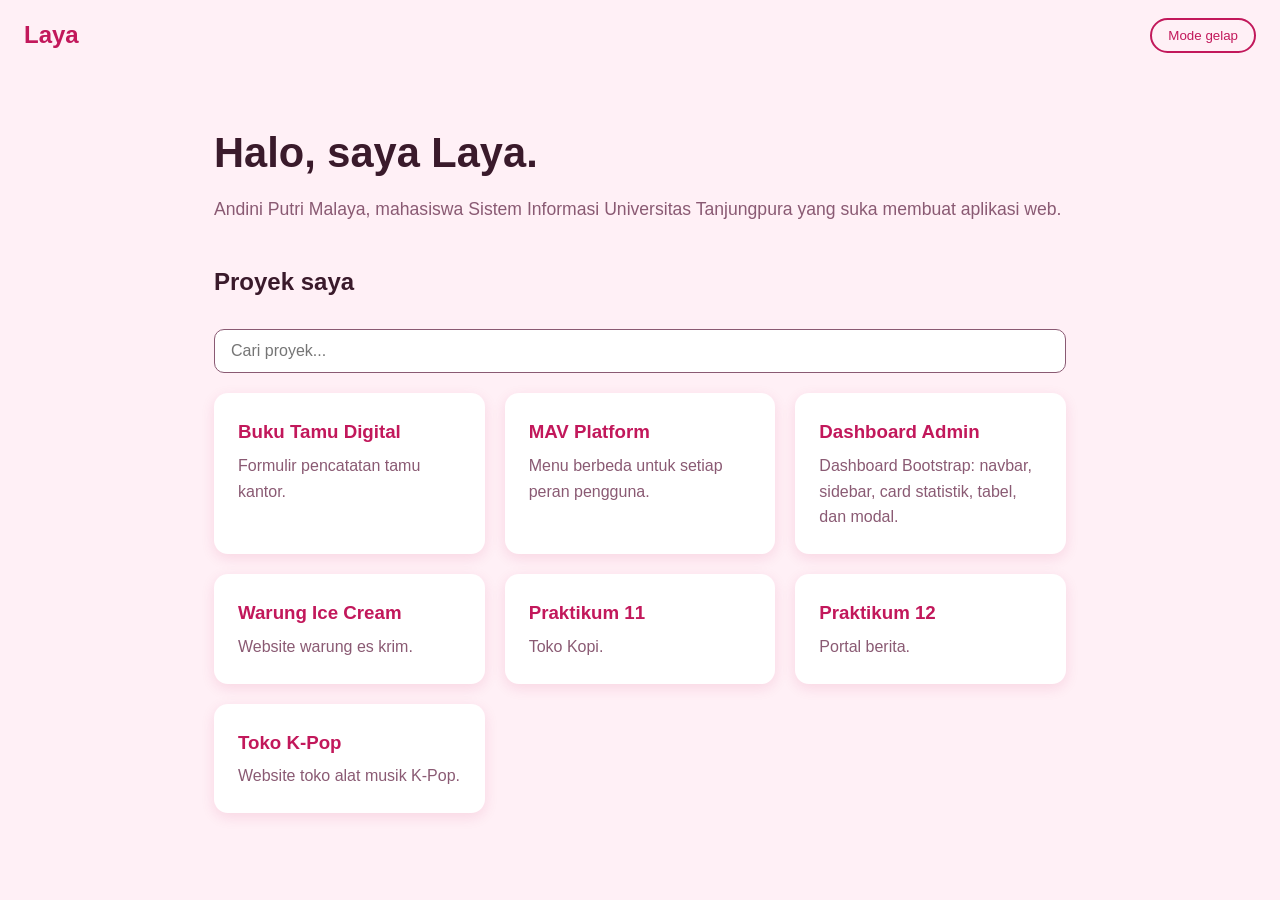
<file: index.html>
<!DOCTYPE html>
<html lang="id">
<head>
 <meta charset="UTF-8">
 <meta name="viewport" content="width=device-width, initial-scale=1">
 <title>Portofolio Laya</title>
 <link rel="stylesheet" href="style.css">
</head>
<body>
 <!-- ===== Bagian atas ===== -->
 <header class="header">
 <h2 class="logo">Laya</h2>
 <button id="tombol-tema">Mode gelap</button>
 </header>

 <main class="isi">
 <!-- ===== Perkenalan ===== -->
 <section class="perkenalan">
 <h1>Halo, saya Laya.</h1>
 <p>Andini Putri Malaya, mahasiswa Sistem Informasi Universitas Tanjungpura yang suka membuat aplikasi web.</p>
 </section>

 <!-- ===== Daftar proyek ===== -->
 <h2>Proyek saya</h2>
 <input type="text" id="cari" placeholder="Cari proyek...">

 <section class="daftar-proyek">
 <a class="kartu" href="buku-tamu-digital/index.html">
 <h3>Buku Tamu Digital</h3>
 <p>Formulir pencatatan tamu kantor.</p>
 </a>

 <a class="kartu" href="mav-platform/index.html">
 <h3>MAV Platform</h3>
 <p>Menu berbeda untuk setiap peran pengguna.</p>
 </a>

 <a class="kartu" href="Dashboard_H1101251052_AndiniPutriMalaya/index.html">
 <h3>Dashboard Admin</h3>
 <p>Dashboard Bootstrap: navbar, sidebar, card statistik, tabel, dan modal.</p>
 </a>

 <a class="kartu" href="warung-icecream/index.html">
 <h3>Warung Ice Cream</h3>
 <p>Website warung es krim.</p>
 </a>

 <a class="kartu" href="Praktikum11/kopi.html">
 <h3>Praktikum 11</h3>
 <p>Toko Kopi.</p>
 </a>

 <a class="kartu" href="praktikum12/portal_berita.html">
 <h3>Praktikum 12</h3>
 <p>Portal berita.</p>
 </a>

 <a class="kartu" href="toko_kpop/index.html">
 <h3>Toko K-Pop</h3>
 <p>Website toko alat musik K-Pop.</p>
 </a>

 </section>
</file>
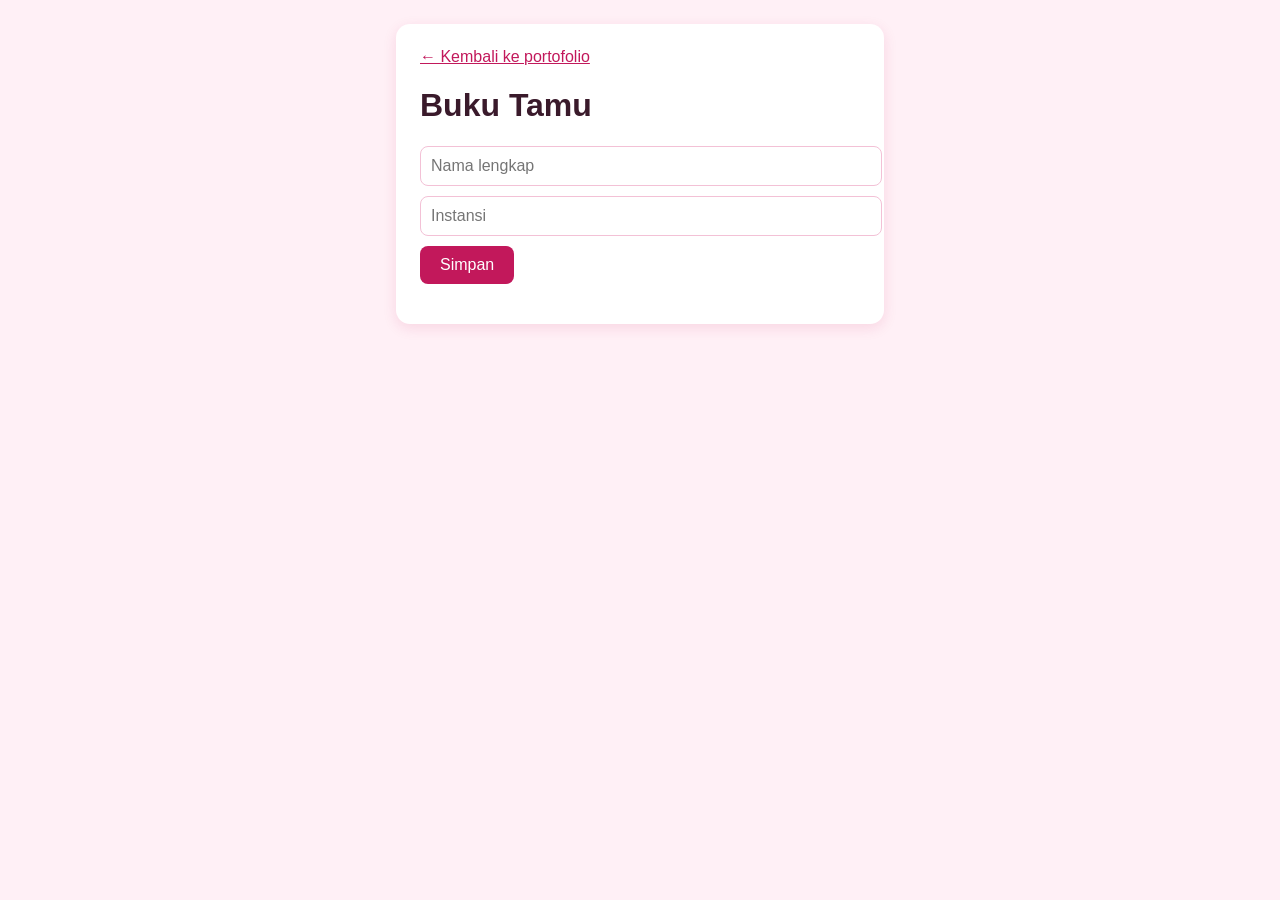
<file: buku-tamu-digital/index.html>
<!DOCTYPE html>
<html lang="id">
<head>
 <meta charset="UTF-8">
 <meta name="viewport" content="width=device-width, initial-scale=1">
 <title>Buku Tamu Digital</title>
 <link rel="stylesheet" href="style.css">
</head>
<body>
 <div class="kotak">
 <!-- ../ artinya "naik satu folder", lalu buka index.html utama -->
 <a href="../index.html">&larr; Kembali ke portofolio</a>
 <h1>Buku Tamu</h1>
 <input id="nama" placeholder="Nama lengkap">
 <input id="instansi" placeholder="Instansi">
 <button id="simpan">Simpan</button>
 <ul id="daftar"></ul>
 </div>
 <script src="script.js"></script>
</body>
</html>
</file>
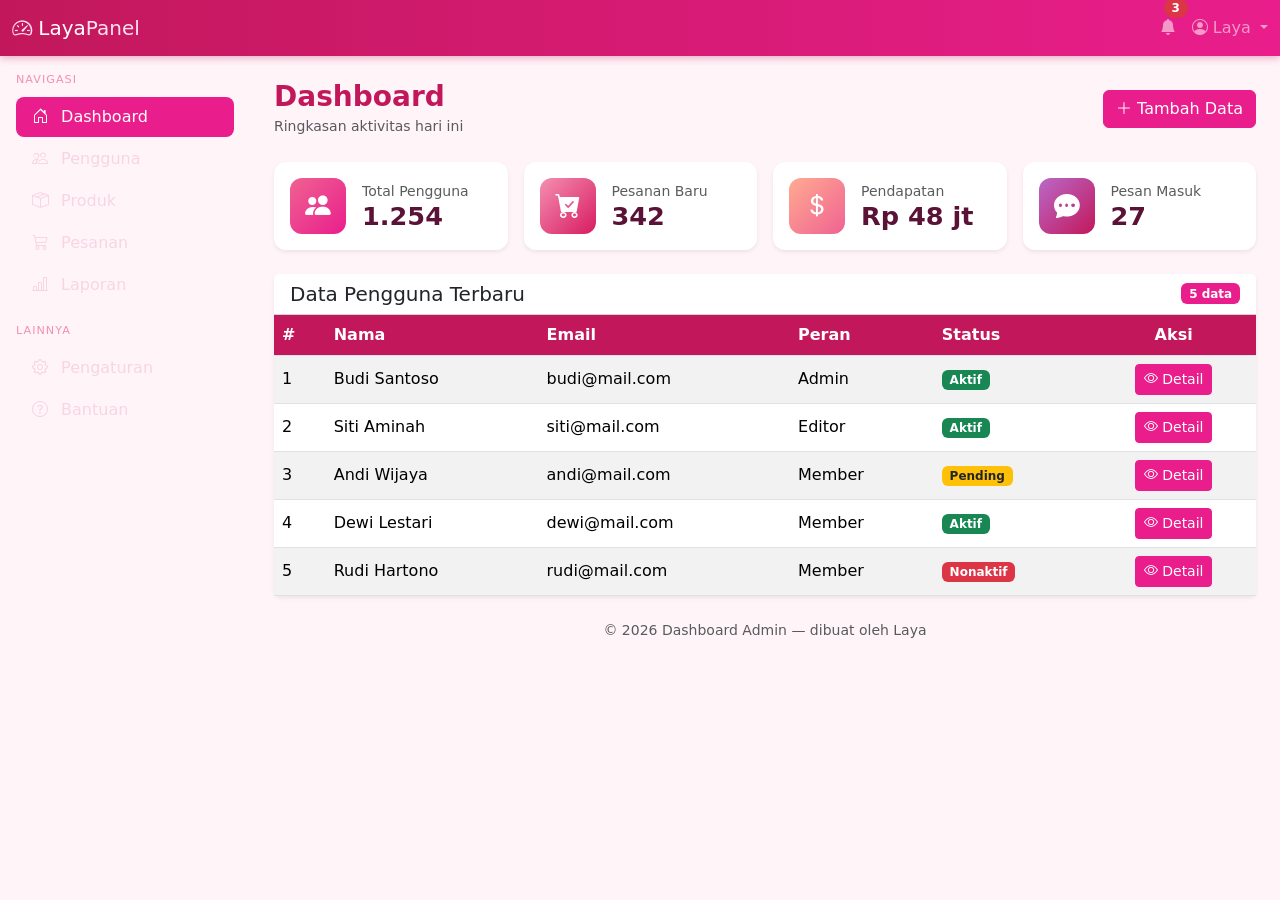
<file: Dashboard_H1101251052_AndiniPutriMalaya/index.html>
<!DOCTYPE html>
<html lang="id">
<head>
  <meta charset="UTF-8">
  <meta name="viewport" content="width=device-width, initial-scale=1">
  <title>Dashboard Admin - Laya</title>

  <!-- 1. Bootstrap CSS -->
  <link href="https://cdn.jsdelivr.net/npm/bootstrap@5.3.0/dist/css/bootstrap.min.css" rel="stylesheet">
  <!-- 2. Bootstrap Icons -->
  <link rel="stylesheet" href="https://cdn.jsdelivr.net/npm/bootstrap-icons@1.10.0/font/bootstrap-icons.css">
  <!-- 3. CSS kustom (dimuat setelah Bootstrap) -->
  <link rel="stylesheet" href="css/style.css">
</head>
<body>

  <!-- ========== NAVBAR (dengan dropdown) ========== -->
  <nav class="navbar navbar-dark sticky-top app-navbar">
    <div class="container-fluid">
      <div class="d-flex align-items-center">
        <!-- Tombol buka sidebar (hanya tampil di HP & tablet) -->
        <button class="btn btn-outline-light btn-sm me-2 d-lg-none" type="button"
                data-bs-toggle="offcanvas" data-bs-target="#sidebarMenu"
                aria-controls="sidebarMenu" aria-label="Buka menu">
          <i class="bi bi-list fs-5"></i>
        </button>
        <a class="navbar-brand mb-0" href="#">
          <i class="bi bi-speedometer2 brand-accent"></i> Laya<span class="brand-accent">Panel</span>
        </a>
      </div>

      <ul class="navbar-nav flex-row align-items-center ms-auto">
        <!-- Dropdown notifikasi -->
        <li class="nav-item dropdown me-3">
          <a class="nav-link position-relative" href="#" role="button"
             data-bs-toggle="dropdown" aria-expanded="false" aria-label="Notifikasi">
            <i class="bi bi-bell-fill"></i>
            <span class="position-absolute top-0 start-100 translate-middle badge rounded-pill bg-danger">3</span>
          </a>
          <ul class="dropdown-menu dropdown-menu-end notif-menu">
            <li><h6 class="dropdown-header">Notifikasi</h6></li>
            <li><a class="dropdown-item" href="#"><i class="bi bi-person-plus text-success"></i> 5 pengguna baru mendaftar</a></li>
            <li><a class="dropdown-item" href="#"><i class="bi bi-cart-check text-primary"></i> 12 pesanan baru</a></li>
            <li><a class="dropdown-item" href="#"><i class="bi bi-exclamation-triangle text-warning"></i> Stok produk menipis</a></li>
          </ul>
        </li>

        <!-- Dropdown profil -->
        <li class="nav-item dropdown">
          <a class="nav-link dropdown-toggle" href="#" role="button"
             data-bs-toggle="dropdown" aria-expanded="false">
            <i class="bi bi-person-circle"></i> <span class="d-none d-sm-inline">Laya</span>
          </a>
          <ul class="dropdown-menu dropdown-menu-end">
            <li><a class="dropdown-item" href="#"><i class="bi bi-person"></i> Profile</a></li>
            <li><a class="dropdown-item" href="#"><i class="bi bi-gear"></i> Pengaturan</a></li>
            <li><hr class="dropdown-divider"></li>
            <li><a class="dropdown-item text-danger" href="#"><i class="bi bi-box-arrow-right"></i> Logout</a></li>
          </ul>
        </li>
      </ul>
    </div>
  </nav>

  <div class="d-lg-flex">

    <!-- ========== SIDEBAR (offcanvas di layar < lg) ========== -->
    <aside class="offcanvas-lg offcanvas-start sidebar" tabindex="-1" id="sidebarMenu"
           aria-labelledby="sidebarLabel">
      <div class="offcanvas-header d-lg-none">
        <h5 class="offcanvas-title text-white" id="sidebarLabel">Menu</h5>
        <button type="button" class="btn-close btn-close-white"
                data-bs-dismiss="offcanvas" data-bs-target="#sidebarMenu" aria-label="Tutup"></button>
      </div>
      <div class="offcanvas-body flex-column p-3">
        <small class="sidebar-title text-uppercase">Navigasi</small>
        <ul class="nav nav-pills flex-column mb-3">
          <li class="nav-item"><a class="nav-link active" href="#"><i class="bi bi-house-door"></i> Dashboard</a></li>
          <li class="nav-item"><a class="nav-link" href="#"><i class="bi bi-people"></i> Pengguna</a></li>
          <li class="nav-item"><a class="nav-link" href="#"><i class="bi bi-box-seam"></i> Produk</a></li>
          <li class="nav-item"><a class="nav-link" href="#"><i class="bi bi-cart3"></i> Pesanan</a></li>
          <li class="nav-item"><a class="nav-link" href="#"><i class="bi bi-bar-chart-line"></i> Laporan</a></li>
        </ul>
        <small class="sidebar-title text-uppercase">Lainnya</small>
        <ul class="nav nav-pills flex-column">
          <li class="nav-item"><a class="nav-link" href="#"><i class="bi bi-gear"></i> Pengaturan</a></li>
          <li class="nav-item"><a class="nav-link" href="#"><i class="bi bi-question-circle"></i> Bantuan</a></li>
        </ul>
      </div>
    </aside>

    <!-- ========== KONTEN UTAMA ========== -->
    <main class="flex-grow-1 p-3 p-md-4 main-content">

      <div class="d-flex flex-wrap justify-content-between align-items-center mb-4">
        <div>
          <h1 class="h3 mb-0">Dashboard</h1>
          <small class="text-muted">Ringkasan aktivitas hari ini</small>
        </div>
        <button class="btn btn-pink mt-2 mt-sm-0"><i class="bi bi-plus-lg"></i> Tambah Data</button>
      </div>

      <!-- 4 CARD STATISTIK -->
      <div class="row g-3 mb-4">
        <div class="col-12 col-sm-6 col-xl-3">
          <div class="card stat-card shadow-sm">
            <div class="card-body d-flex align-items-center">
              <div class="stat-icon icon-pink"><i class="bi bi-people-fill"></i></div>
              <div class="ms-3">
                <div class="text-muted small">Total Pengguna</div>
                <div class="stat-value">1.254</div>
              </div>
            </div>
          </div>
        </div>
        <div class="col-12 col-sm-6 col-xl-3">
          <div class="card stat-card shadow-sm">
            <div class="card-body d-flex align-items-center">
              <div class="stat-icon icon-rose"><i class="bi bi-cart-check-fill"></i></div>
              <div class="ms-3">
                <div class="text-muted small">Pesanan Baru</div>
                <div class="stat-value">342</div>
              </div>
            </div>
          </div>
        </div>
        <div class="col-12 col-sm-6 col-xl-3">
          <div class="card stat-card shadow-sm">
            <div class="card-body d-flex align-items-center">
              <div class="stat-icon icon-peach"><i class="bi bi-currency-dollar"></i></div>
              <div class="ms-3">
                <div class="text-muted small">Pendapatan</div>
                <div class="stat-value">Rp 48 jt</div>
              </div>
            </div>
          </div>
        </div>
        <div class="col-12 col-sm-6 col-xl-3">
          <div class="card stat-card shadow-sm">
            <div class="card-body d-flex align-items-center">
              <div class="stat-icon icon-fuchsia"><i class="bi bi-chat-dots-fill"></i></div>
              <div class="ms-3">
                <div class="text-muted small">Pesan Masuk</div>
                <div class="stat-value">27</div>
              </div>
            </div>
          </div>
        </div>
      </div>

      <!-- TABEL DATA -->
      <div class="card shadow-sm border-0">
        <div class="card-header bg-white d-flex flex-wrap justify-content-between align-items-center">
          <h2 class="h5 mb-0">Data Pengguna Terbaru</h2>
          <span class="badge badge-pink">5 data</span>
        </div>
        <div class="table-responsive">
          <table class="table table-striped table-hover align-middle mb-0">
            <thead class="table-pink">
              <tr>
                <th>#</th>
                <th>Nama</th>
                <th>Email</th>
                <th>Peran</th>
                <th>Status</th>
                <th class="text-center">Aksi</th>
              </tr>
            </thead>
            <tbody>
              <tr>
                <td>1</td><td>Budi Santoso</td><td>budi@mail.com</td><td>Admin</td>
                <td><span class="badge bg-success">Aktif</span></td>
                <td class="text-center">
                  <button class="btn btn-sm btn-pink btn-detail" data-bs-toggle="modal" data-bs-target="#modalDetail"
                    data-nama="Budi Santoso" data-email="budi@mail.com" data-peran="Admin" data-status="Aktif"
                    data-kota="Pontianak" data-bergabung="12 Januari 2025">
                    <i class="bi bi-eye"></i> Detail
                  </button>
                </td>
              </tr>
              <tr>
                <td>2</td><td>Siti Aminah</td><td>siti@mail.com</td><td>Editor</td>
                <td><span class="badge bg-success">Aktif</span></td>
                <td class="text-center">
                  <button class="btn btn-sm btn-pink btn-detail" data-bs-toggle="modal" data-bs-target="#modalDetail"
                    data-nama="Siti Aminah" data-email="siti@mail.com" data-peran="Editor" data-status="Aktif"
                    data-kota="Singkawang" data-bergabung="3 Maret 2025">
                    <i class="bi bi-eye"></i> Detail
                  </button>
                </td>
              </tr>
              <tr>
                <td>3</td><td>Andi Wijaya</td><td>andi@mail.com</td><td>Member</td>
                <td><span class="badge bg-warning text-dark">Pending</span></td>
                <td class="text-center">
                  <button class="btn btn-sm btn-pink btn-detail" data-bs-toggle="modal" data-bs-target="#modalDetail"
                    data-nama="Andi Wijaya" data-email="andi@mail.com" data-peran="Member" data-status="Pending"
                    data-kota="Sambas" data-bergabung="21 Juni 2025">
                    <i class="bi bi-eye"></i> Detail
                  </button>
                </td>
              </tr>
              <tr>
                <td>4</td><td>Dewi Lestari</td><td>dewi@mail.com</td><td>Member</td>
                <td><span class="badge bg-success">Aktif</span></td>
                <td class="text-center">
                  <button class="btn btn-sm btn-pink btn-detail" data-bs-toggle="modal" data-bs-target="#modalDetail"
                    data-nama="Dewi Lestari" data-email="dewi@mail.com" data-peran="Member" data-status="Aktif"
                    data-kota="Mempawah" data-bergabung="9 Agustus 2025">
                    <i class="bi bi-eye"></i> Detail
                  </button>
                </td>
              </tr>
              <tr>
                <td>5</td><td>Rudi Hartono</td><td>rudi@mail.com</td><td>Member</td>
                <td><span class="badge bg-danger">Nonaktif</span></td>
                <td class="text-center">
                  <button class="btn btn-sm btn-pink btn-detail" data-bs-toggle="modal" data-bs-target="#modalDetail"
                    data-nama="Rudi Hartono" data-email="rudi@mail.com" data-peran="Member" data-status="Nonaktif"
                    data-kota="Ketapang" data-bergabung="30 September 2025">
                    <i class="bi bi-eye"></i> Detail
                  </button>
                </td>
              </tr>
            </tbody>
          </table>
        </div>
      </div>

      <footer class="text-center text-muted small mt-4">&copy; 2026 Dashboard Admin &mdash; dibuat oleh Laya</footer>
    </main>
  </div>

  <!-- ========== MODAL DETAIL DATA ========== -->
  <div class="modal fade" id="modalDetail" tabindex="-1" aria-labelledby="modalDetailLabel" aria-hidden="true">
    <div class="modal-dialog modal-dialog-centered">
      <div class="modal-content">
        <div class="modal-header modal-pink text-white">
          <h5 class="modal-title" id="modalDetailLabel"><i class="bi bi-person-vcard"></i> Detail Pengguna</h5>
          <button type="button" class="btn-close btn-close-white" data-bs-dismiss="modal" aria-label="Tutup"></button>
        </div>
        <div class="modal-body">
          <table class="table table-borderless mb-0">
            <tr><th style="width:35%">Nama</th><td id="mNama"></td></tr>
            <tr><th>Email</th><td id="mEmail"></td></tr>
            <tr><th>Peran</th><td id="mPeran"></td></tr>
            <tr><th>Status</th><td id="mStatus"></td></tr>
            <tr><th>Kota</th><td id="mKota"></td></tr>
            <tr><th>Bergabung</th><td id="mBergabung"></td></tr>
          </table>
        </div>
        <div class="modal-footer">
          <button type="button" class="btn btn-secondary" data-bs-dismiss="modal">Tutup</button>
          <button type="button" class="btn btn-pink">Edit</button>
        </div>
      </div>
    </div>
  </div>

  <!-- Bootstrap JS: wajib untuk dropdown, offcanvas, dan modal -->
  <script src="https://cdn.jsdelivr.net/npm/bootstrap@5.3.0/dist/js/bootstrap.bundle.min.js"></script>
  <script>
    // Isi modal otomatis dari atribut data-* pada tombol Detail
    document.getElementById('modalDetail').addEventListener('show.bs.modal', function (e) {
      var d = e.relatedTarget.dataset;
      document.getElementById('mNama').textContent = d.nama;
      document.getElementById('mEmail').textContent = d.email;
      document.getElementById('mPeran').textContent = d.peran;
      document.getElementById('mStatus').textContent = d.status;
      document.getElementById('mKota').textContent = d.kota;
      document.getElementById('mBergabung').textContent = d.bergabung;
    });
  </script>
</body>
</html>
</file>
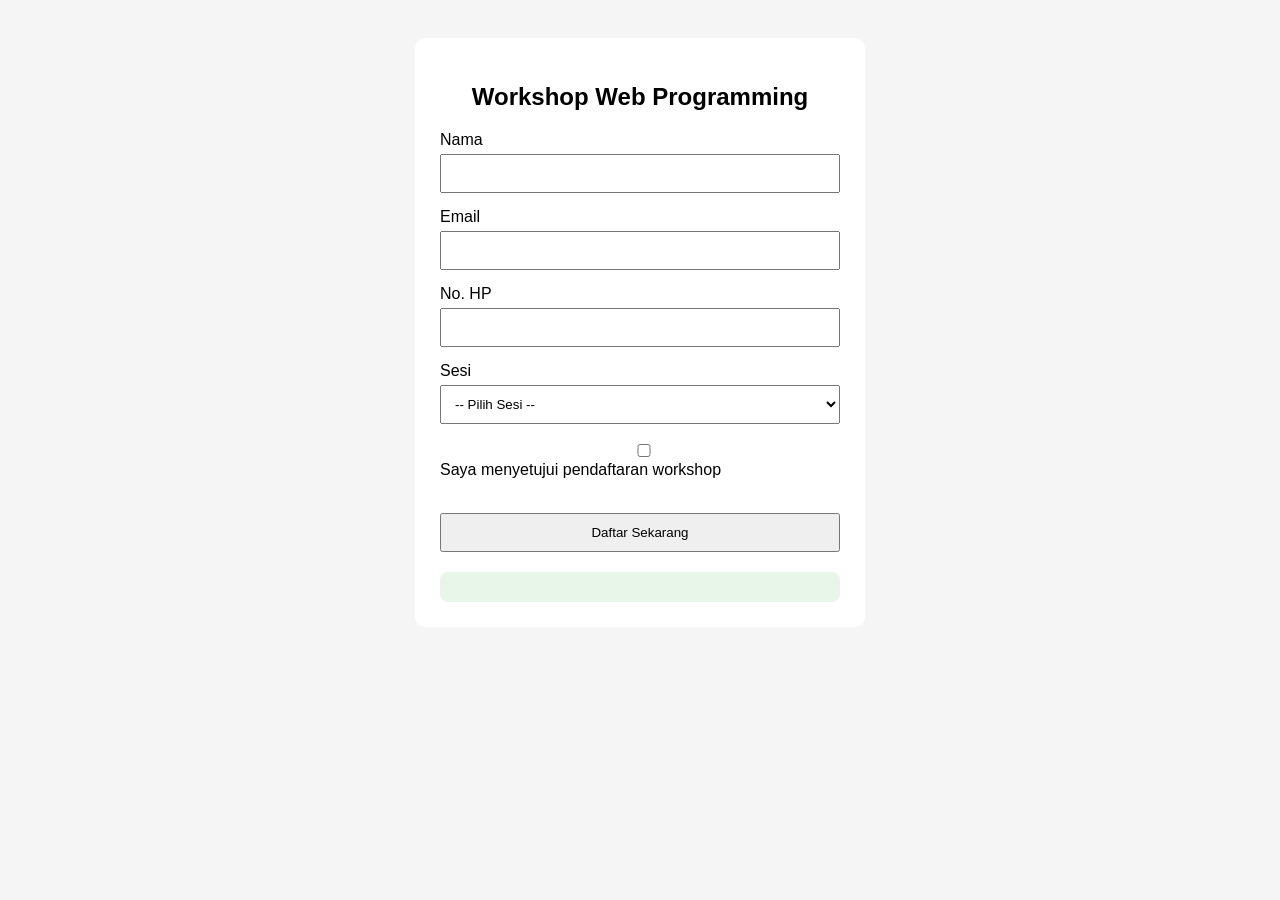
<file: jQuery/index.html>
<!DOCTYPE html>
<html lang="id">
<head>
    <meta charset="UTF-8">
    <meta name="viewport" content="width=device-width, initial-scale=1.0">

    <title>Pendaftaran Workshop</title>

    <!-- jQuery -->
    <script src="https://code.jquery.com/jquery-3.7.1.min.js"></script>

    <style>
        body {
            font-family: Arial;
            background-color: #f5f5f5;
            padding: 30px;
        }

        .container {
            width: 400px;
            margin: auto;
            background-color: white;
            padding: 25px;
            border-radius: 10px;
        }

        h2 {
            text-align: center;
        }

        label {
            display: block;
            margin-top: 15px;
        }

        input,
        select {
            width: 100%;
            padding: 10px;
            margin-top: 5px;
            box-sizing: border-box;
        }

        button {
            width: 100%;
            padding: 10px;
            margin-top: 20px;
            cursor: pointer;
        }

        .error {
            color: red;
            font-size: 14px;
        }

        #kartuKonfirmasi {
            margin-top: 20px;
            padding: 15px;
            background-color: #e8f5e9;
            border-radius: 8px;
        }
    </style>
</head>

<body>

    <div class="container">

        <h2>Workshop Web Programming</h2>

        <form id="formDemo">

            <!-- Nama -->
            <label>Nama</label>
            <input type="text" id="vNama">

            <p id="errNama" class="error"></p>


            <!-- Email -->
            <label>Email</label>
            <input type="text" id="vEmail">

            <p id="errEmail" class="error"></p>


            <!-- No HP -->
            <label>No. HP</label>
            <input type="text" id="vHp">

            <p id="errHp" class="error"></p>


            <!-- Sesi -->
            <label>Sesi</label>
            <select id="vSesi">
                <option value="">-- Pilih Sesi --</option>
                <option value="Pagi">Pagi</option>
                <option value="Siang">Siang</option>
                <option value="Malam">Malam</option>
            </select>

            <p id="errSesi" class="error"></p>


            <!-- Persetujuan -->
            <label>
                <input type="checkbox" id="vSetuju">
                Saya menyetujui pendaftaran workshop
            </label>

            <p id="errSetuju" class="error"></p>


            <button type="submit">Daftar Sekarang</button>

        </form>


        <!-- Tempat kartu konfirmasi -->
        <div id="kartuKonfirmasi"></div>

    </div>


    <script>

        $(document).ready(function() {

            $("#formDemo").submit(function(event) {

                event.preventDefault();

                // Mengambil data
                var nama = $("#vNama").val().trim();
                var email = $("#vEmail").val().trim();
                var hp = $("#vHp").val().trim();
                var sesi = $("#vSesi").val();
                var setuju = $("#vSetuju").prop("checked");

                // Bendera validasi
                var valid = true;


                // Hapus pesan error sebelumnya
                $("#errNama").text("");
                $("#errEmail").text("");
                $("#errHp").text("");
                $("#errSesi").text("");
                $("#errSetuju").text("");


                // Validasi nama
                if (nama.length < 3) {
                    $("#errNama").text("Nama minimal 3 karakter!");
                    valid = false;
                }


                // Validasi email
                if (email.indexOf("@") === -1 ||
                    email.indexOf(".") === -1) {

                    $("#errEmail").text("Email harus memiliki @ dan .");
                    valid = false;
                }


                // Validasi nomor HP
                if (hp !== "" && !$.isNumeric(hp)) {
                    $("#errHp").text("No. HP harus berupa angka!");
                    valid = false;
                }


                // Validasi sesi
                if (sesi === "") {
                    $("#errSesi").text("Sesi wajib dipilih!");
                    valid = false;
                }


                // Validasi checkbox
                if (!setuju) {
                    $("#errSetuju").text(
                        "Kamu harus menyetujui pendaftaran!"
                    );
                    valid = false;
                }


                // Jika semua data benar
                if (valid) {

                    // Kosongkan kartu sebelumnya
                    $("#kartuKonfirmasi").empty();

                    // Membuat kartu konfirmasi
                    var kartu = $("<div>");

                    $("<h3>")
                        .text("Pendaftaran Berhasil!")
                        .appendTo(kartu);

                    $("<p>")
                        .text("Nama: " + nama)
                        .appendTo(kartu);

                    $("<p>")
                        .text("Email: " + email)
                        .appendTo(kartu);

                    $("<p>")
                        .text("No. HP: " + hp)
                        .appendTo(kartu);

                    $("<p>")
                        .text("Sesi: " + sesi)
                        .appendTo(kartu);

                    // Masukkan kartu ke halaman
                    $("#kartuKonfirmasi").append(kartu);

                    // Reset form
                    $("#formDemo").trigger("reset");
                }

            });

        });

    </script>

</body>
</html>
</file>
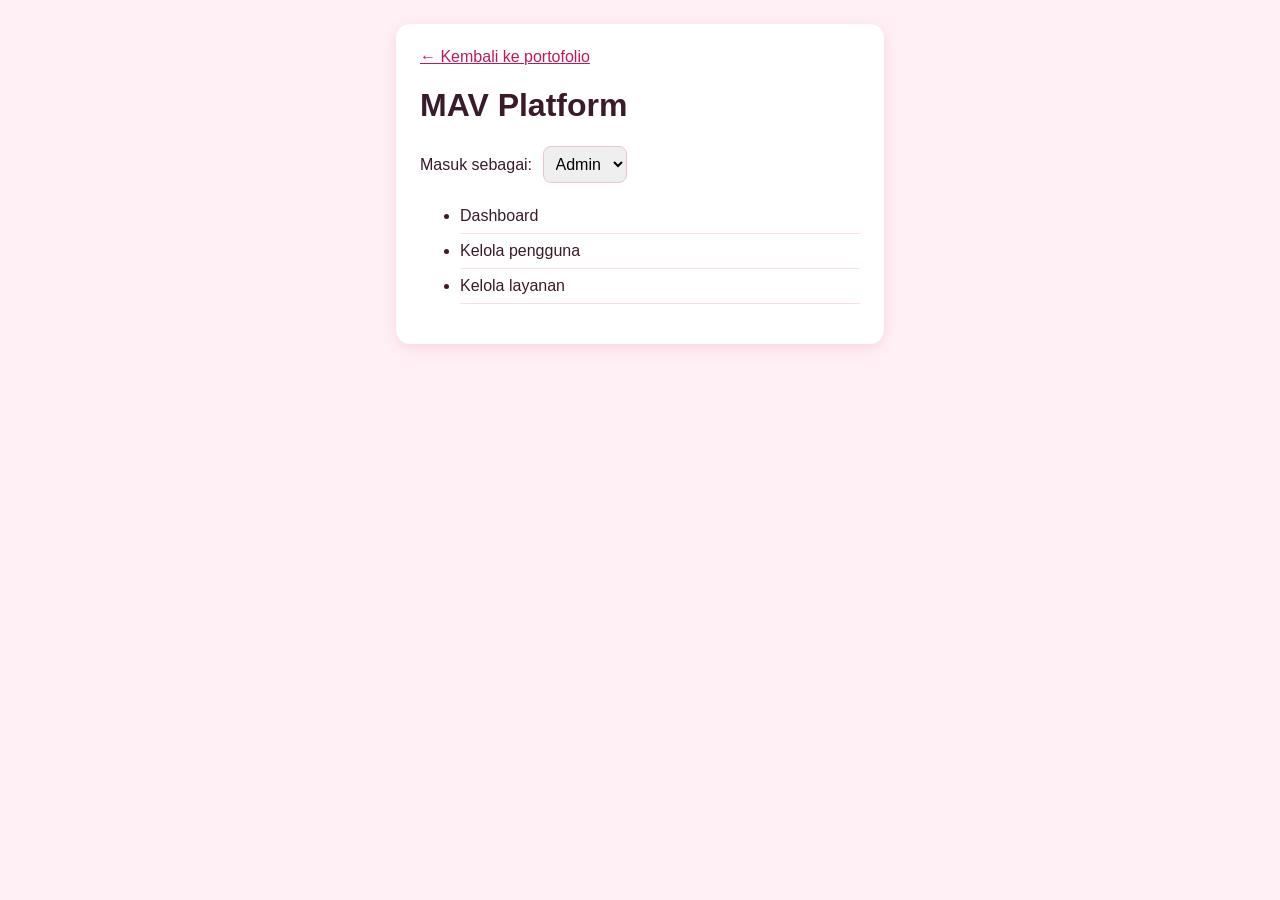
<file: mav-platform/index.html>
<!DOCTYPE html>
<html lang="id">
<head>
 <meta charset="UTF-8">
 <meta name="viewport" content="width=device-width, initial-scale=1">
 <title>MAV Platform</title>
 <link rel="stylesheet" href="style.css">
</head>
<body>
 <div class="kotak">
 <a href="../index.html">&larr; Kembali ke portofolio</a>
 <h1>MAV Platform</h1>
 <label>Masuk sebagai:
 <select id="peran">
 <option value="admin">Admin</option>
 <option value="staf">Staf</option>
 <option value="tamu">Tamu</option>
 </select>
 </label>
 <ul id="menu"></ul>
 </div>
 <script src="script.js"></script>
</body>
</html>
</file>
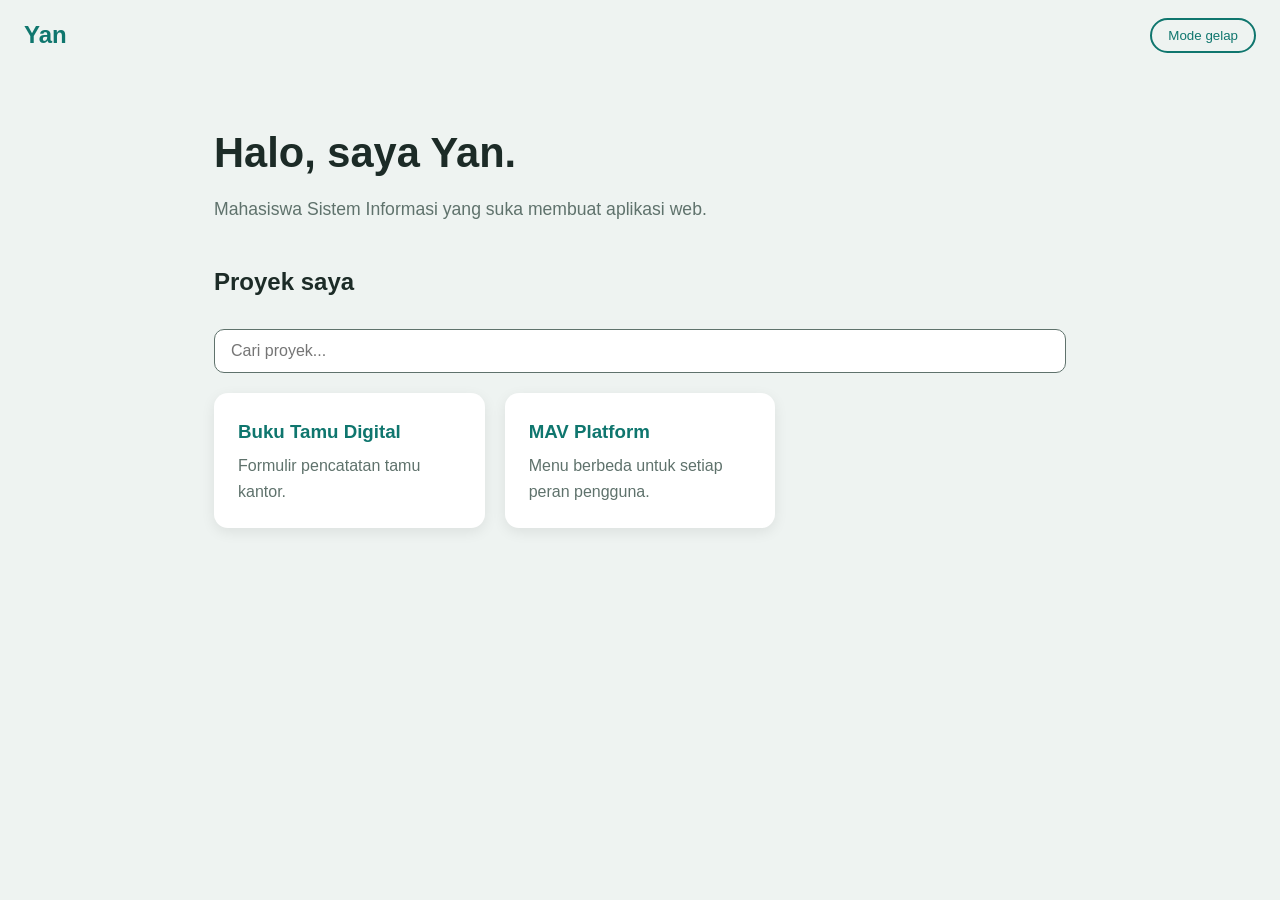
<file: warung-icecream/index.html>
<!DOCTYPE html>
<html lang="id">

<head>
    <meta charset="UTF-8">
    <meta name="viewport" content="width=device-width, initial-scale=1">
    <title>Portofolio Yan</title> <!-- Menghubungkan file CSS -->
    <link rel="stylesheet" href="style.css">
</head>

<body> <!-- ===== Bagian atas ===== -->
    <header class="header">
        <h2 class="logo">Yan</h2> <button id="tombol-tema">Mode gelap</button>
    </header>
    <main class="isi"> <!-- ===== Perkenalan ===== -->
        <section class="perkenalan">
            <h1>Halo, saya Yan.</h1>
            <p>Mahasiswa Sistem Informasi yang suka membuat aplikasi web.</p>
        </section> <!-- ===== Daftar proyek ===== -->
        <h2>Proyek saya</h2> <!-- Kotak pencarian (dipakai oleh script.js) --> <input type="text" id="cari"
            placeholder="Cari proyek...">
        <section class="daftar-proyek">
            <!-- Satu kartu = satu proyek.            href mengarah ke index.html di dalam folder proyek tersebut. -->
            <a class="kartu" href="buku-tamu-digital/index.html">
                <h3>Buku Tamu Digital</h3>
                <p>Formulir pencatatan tamu kantor.</p>
            </a> <a class="kartu" href="mav-platform/index.html">
                <h3>MAV Platform</h3>
                <p>Menu berbeda untuk setiap peran pengguna.</p>
            </a>
            <!-- Mau menambah proyek? Salin satu blok <a class="kartu"> di atas, lalu ubah href, judul, dan deskripsinya. -->
        </section>
        <p id="pesan-kosong" class="pesan-kosong">Proyek tidak ditemukan.</p>
    </main> <!-- Menghubungkan file JavaScript (letakkan paling bawah) -->
    <script src="script.js"></script>
</body>

</html>
</file>
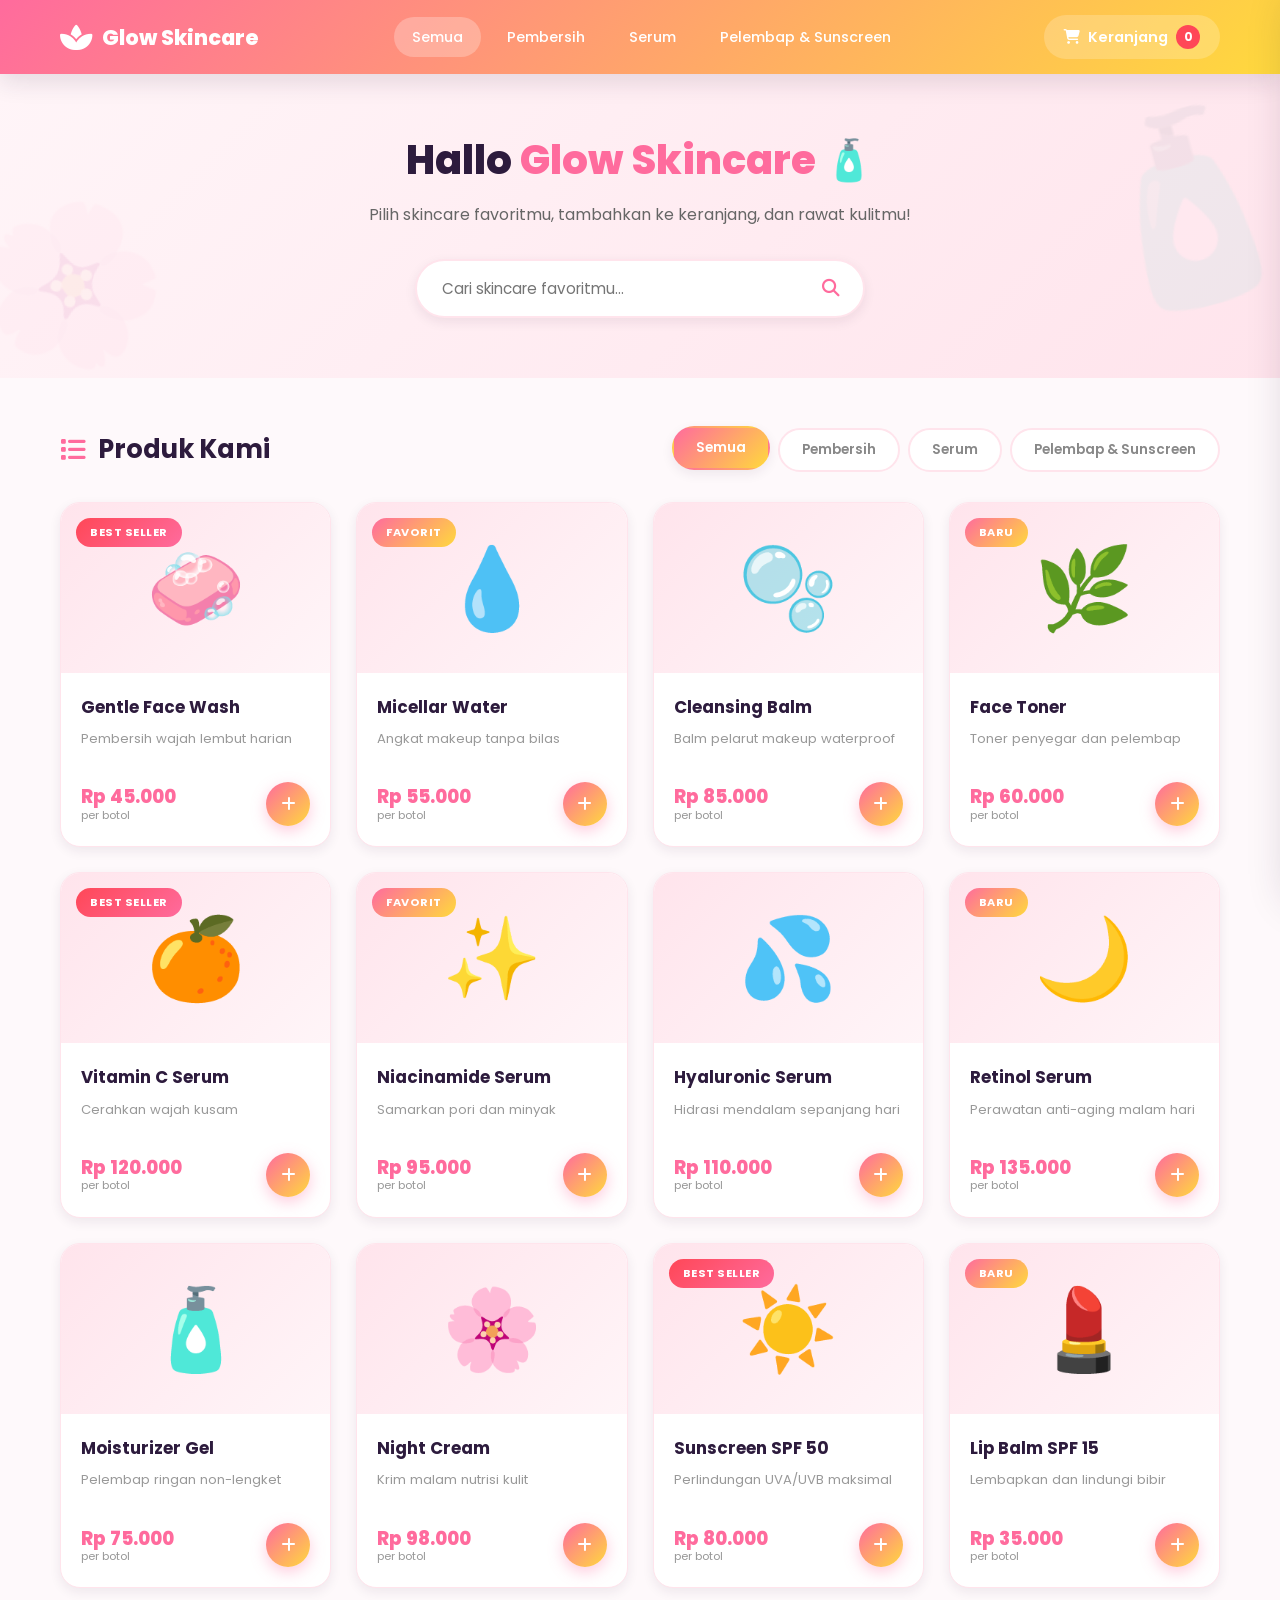
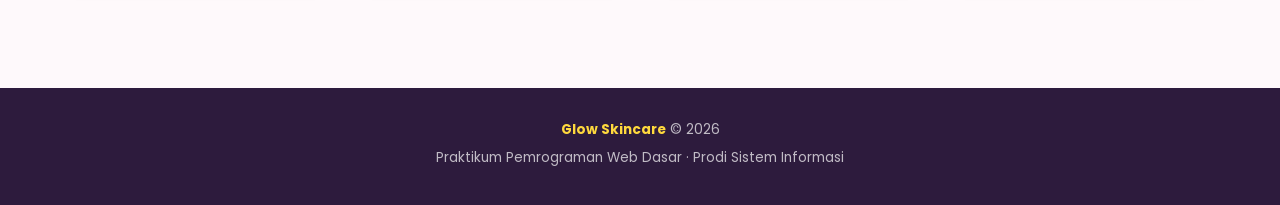
<file: jQuery/Warung-laya/index.html>
<!DOCTYPE html>
<html lang="id">
<head>
 <meta charset="UTF-8">
 <meta name="viewport" content="width=device-width, initial-scale=1.0">
 <title>Glow Skincare - Rawat Kulit Setiap Hari</title>
 <script src="https://code.jquery.com/jquery-3.7.1.min.js"
 integrity="sha256-/JqT3SQfawRcv/BIHPThkBvs0OEvtFFmqPF/lYI/Cxo="
 crossorigin="anonymous"></script>
 <link rel="stylesheet" href="https://cdnjs.cloudflare.com/ajax/libs/font-awesome/6.4.0/css/all.min.css">
 <link href="https://fonts.googleapis.com/css2?family=Poppins:wght@300;400;500;600;700;800&display=swap" rel="stylesheet">
 <link rel="stylesheet" href="style.css">
</head>
<body>
 <!-- ========== NAVBAR ========== -->
 <nav class="navbar">
  <div class="nav-container">
   <div class="logo"><i class="fas fa-spa"></i><span>Glow Skincare</span></div>
   <div class="nav-menu" id="navMenu">
    <a class="nav-link active" data-filter="all">Semua</a>
    <a class="nav-link" data-filter="pembersih">Pembersih</a>
    <a class="nav-link" data-filter="serum">Serum</a>
    <a class="nav-link" data-filter="pelindung">Pelembap & Sunscreen</a>
   </div>
   <div class="cart-btn" id="cartBtn">
    <i class="fas fa-shopping-cart"></i>
    <span class="cart-text">Keranjang</span>
    <span class="cart-badge" id="cartBadge">0</span>
   </div>
   <div class="hamburger" id="hamburger"><i class="fas fa-bars"></i></div>
  </div>
 </nav>

 <!-- ========== HERO ========== -->
 <section class="hero">
  <div class="hero-content">
   <h1>Hallo <span>Glow Skincare</span> 🧴</h1>
   <p>Pilih skincare favoritmu, tambahkan ke keranjang, dan rawat kulitmu!</p>
   <div class="search-box">
    <input type="text" id="searchProduk" placeholder="Cari skincare favoritmu...">
    <i class="fas fa-search"></i>
   </div>
  </div>
 </section>

 <!-- ========== PRODUK ========== -->
 <section class="produk-section">
  <div class="section-header">
   <h2><i class="fas fa-list"></i> Produk Kami</h2>
   <div class="filter-btns">
    <button class="filter-btn active" data-cat="all">Semua</button>
    <button class="filter-btn" data-cat="pembersih">Pembersih</button>
    <button class="filter-btn" data-cat="serum">Serum</button>
    <button class="filter-btn" data-cat="pelindung">Pelembap & Sunscreen</button>
   </div>
  </div>
  <div class="produk-grid" id="produkGrid"></div>
 </section>

 <!-- ========== CART SIDEBAR ========== -->
 <div class="cart-overlay" id="cartOverlay"></div>
 <aside class="cart-sidebar" id="cartSidebar">
  <div class="cart-header">
   <h3><i class="fas fa-shopping-bag"></i> Keranjang Belanja</h3>
   <button class="cart-close" id="cartClose"><i class="fas fa-times"></i></button>
  </div>
  <div class="cart-items" id="cartItems"></div>
  <div class="cart-footer">
   <div class="cart-total">
    <span>Total:</span>
    <span class="total-price" id="cartTotal">Rp 0</span>
   </div>
   <button class="btn-checkout" id="btnCheckout">
    <i class="fas fa-check-circle"></i> Checkout Sekarang
   </button>
  </div>
 </aside>

 <!-- ========== MODAL DATA PEMBELI (Latihan 3) ========== -->
 <div class="modal-overlay" id="modalOverlay">
  <div class="modal-box">
   <div class="cart-header">
    <h3><i class="fas fa-user"></i> Data Pembeli</h3>
    <button class="cart-close" id="modalClose"><i class="fas fa-times"></i></button>
   </div>
   <form id="formPembeli" novalidate>
    <div class="form-group">
     <label for="nama">Nama Lengkap</label>
     <input type="text" id="nama" placeholder="Masukkan nama lengkap">
     <small class="err" id="errNama">Nama minimal 3 karakter</small>
    </div>
    <div class="form-group">
     <label for="alamat">Alamat</label>
     <textarea id="alamat" rows="3" placeholder="Alamat pengiriman lengkap"></textarea>
     <small class="err" id="errAlamat">Alamat minimal 10 karakter</small>
    </div>
    <div class="form-group">
     <label for="hp">No HP</label>
     <input type="text" id="hp" placeholder="08xxxxxxxxxx">
     <small class="err" id="errHp">No HP harus 10-13 digit angka (mulai 08)</small>
    </div>
    <button type="submit" class="btn-checkout" id="btnKonfirmasi">
     <i class="fas fa-check-circle"></i> Konfirmasi Pesanan
    </button>
   </form>
  </div>
 </div>

 <!-- ========== TOAST ========== -->
 <div class="toast" id="toast">
  <i class="fas fa-check-circle"></i>
  <span id="toastMsg">Produk ditambahkan!</span>
 </div>

 <!-- ========== FOOTER ========== -->
 <footer class="footer">
  <p><strong>Glow Skincare</strong> © 2026</p>
  <p>Praktikum Pemrograman Web Dasar · Prodi Sistem Informasi</p>
 </footer>

 <script src="script.js"></script>
</body>
</html>
</file>
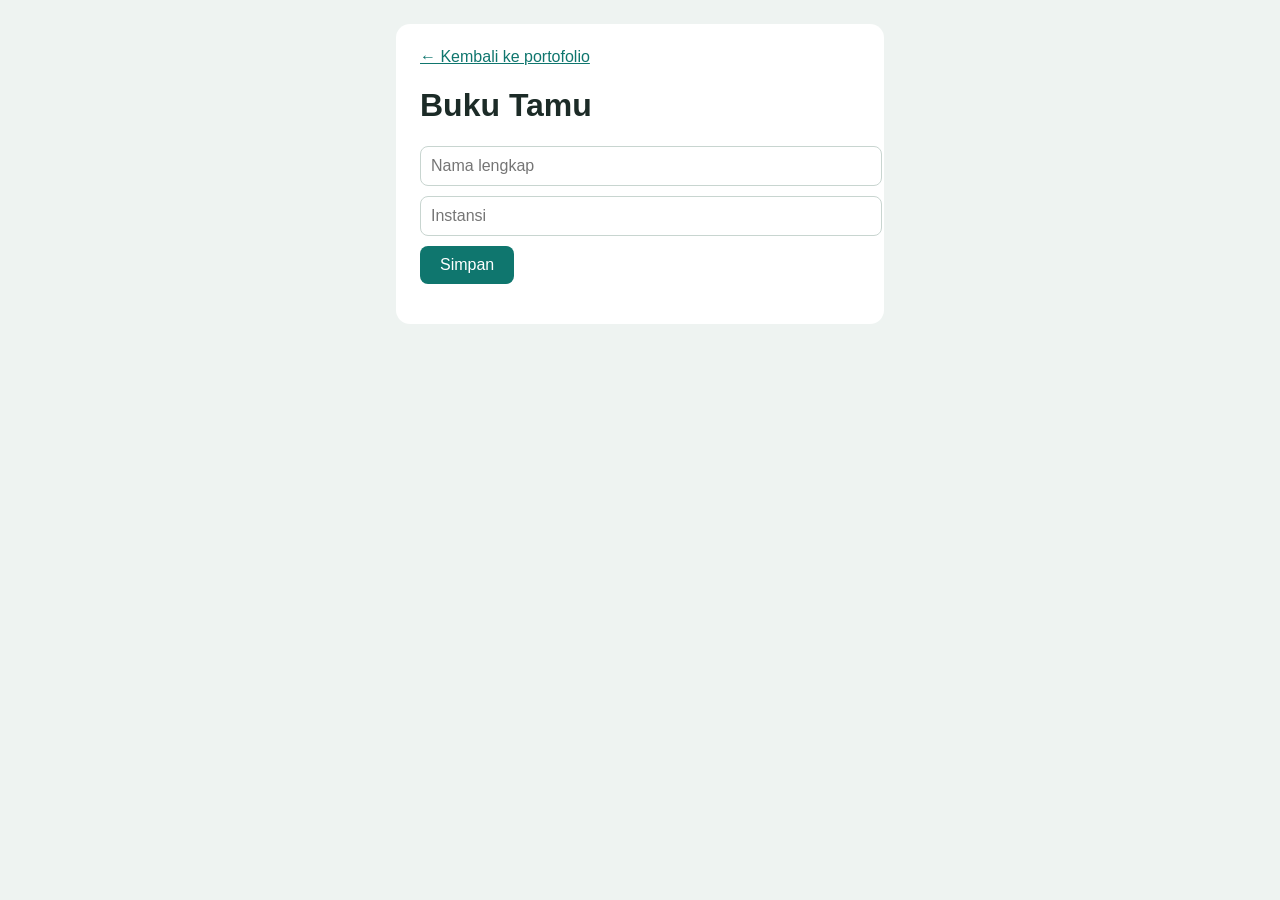
<file: warung-icecream/buku-tamu-digital/index.html>
<!DOCTYPE html>
<html lang="id">

<head>
    <meta charset="UTF-8">
    <meta name="viewport" content="width=device-width, initial-scale=1">
    <title>Buku Tamu Digital</title>
    <link rel="stylesheet" href="style.css">
</head>

<body>
    <div class="kotak"> <!-- ../ artinya "naik satu folder", lalu buka index.html utama --> <a
            href="../index.html">&larr; Kembali ke portofolio</a>
        <h1>Buku Tamu</h1> <input id="nama" placeholder="Nama lengkap"> <input id="instansi" placeholder="Instansi">
        <button id="simpan">Simpan</button>
        <ul id="daftar"></ul>
    </div>
    <script src="script.js"></script>
</body>

</html>
</file>
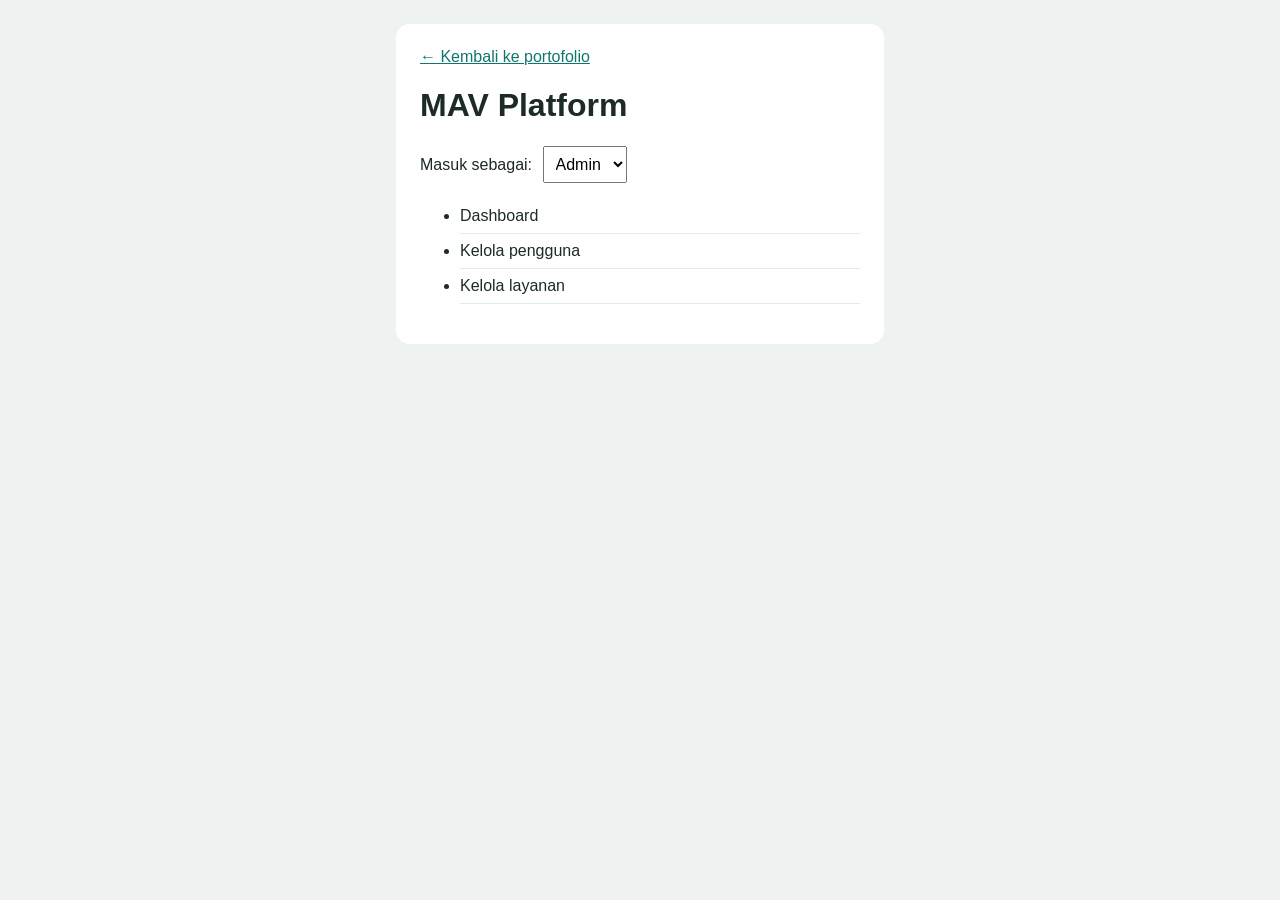
<file: warung-icecream/mav-platform/index.html>
<!DOCTYPE html>
<html lang="id">

<head>
    <meta charset="UTF-8">
    <meta name="viewport" content="width=device-width, initial-scale=1">
    <title>MAV Platform</title>
    <link rel="stylesheet" href="style.css">
</head>

<body>
    <div class="kotak"> <a href="../index.html">&larr; Kembali ke portofolio</a>
        <h1>MAV Platform</h1> <label>Masuk sebagai: <select id="peran">
                <option value="admin">Admin</option>
                <option value="staf">Staf</option>
                <option value="tamu">Tamu</option>
            </select> </label>
        <ul id="menu"></ul>
    </div>
    <script src="script.js"></script>
</body>

</html>
</file>
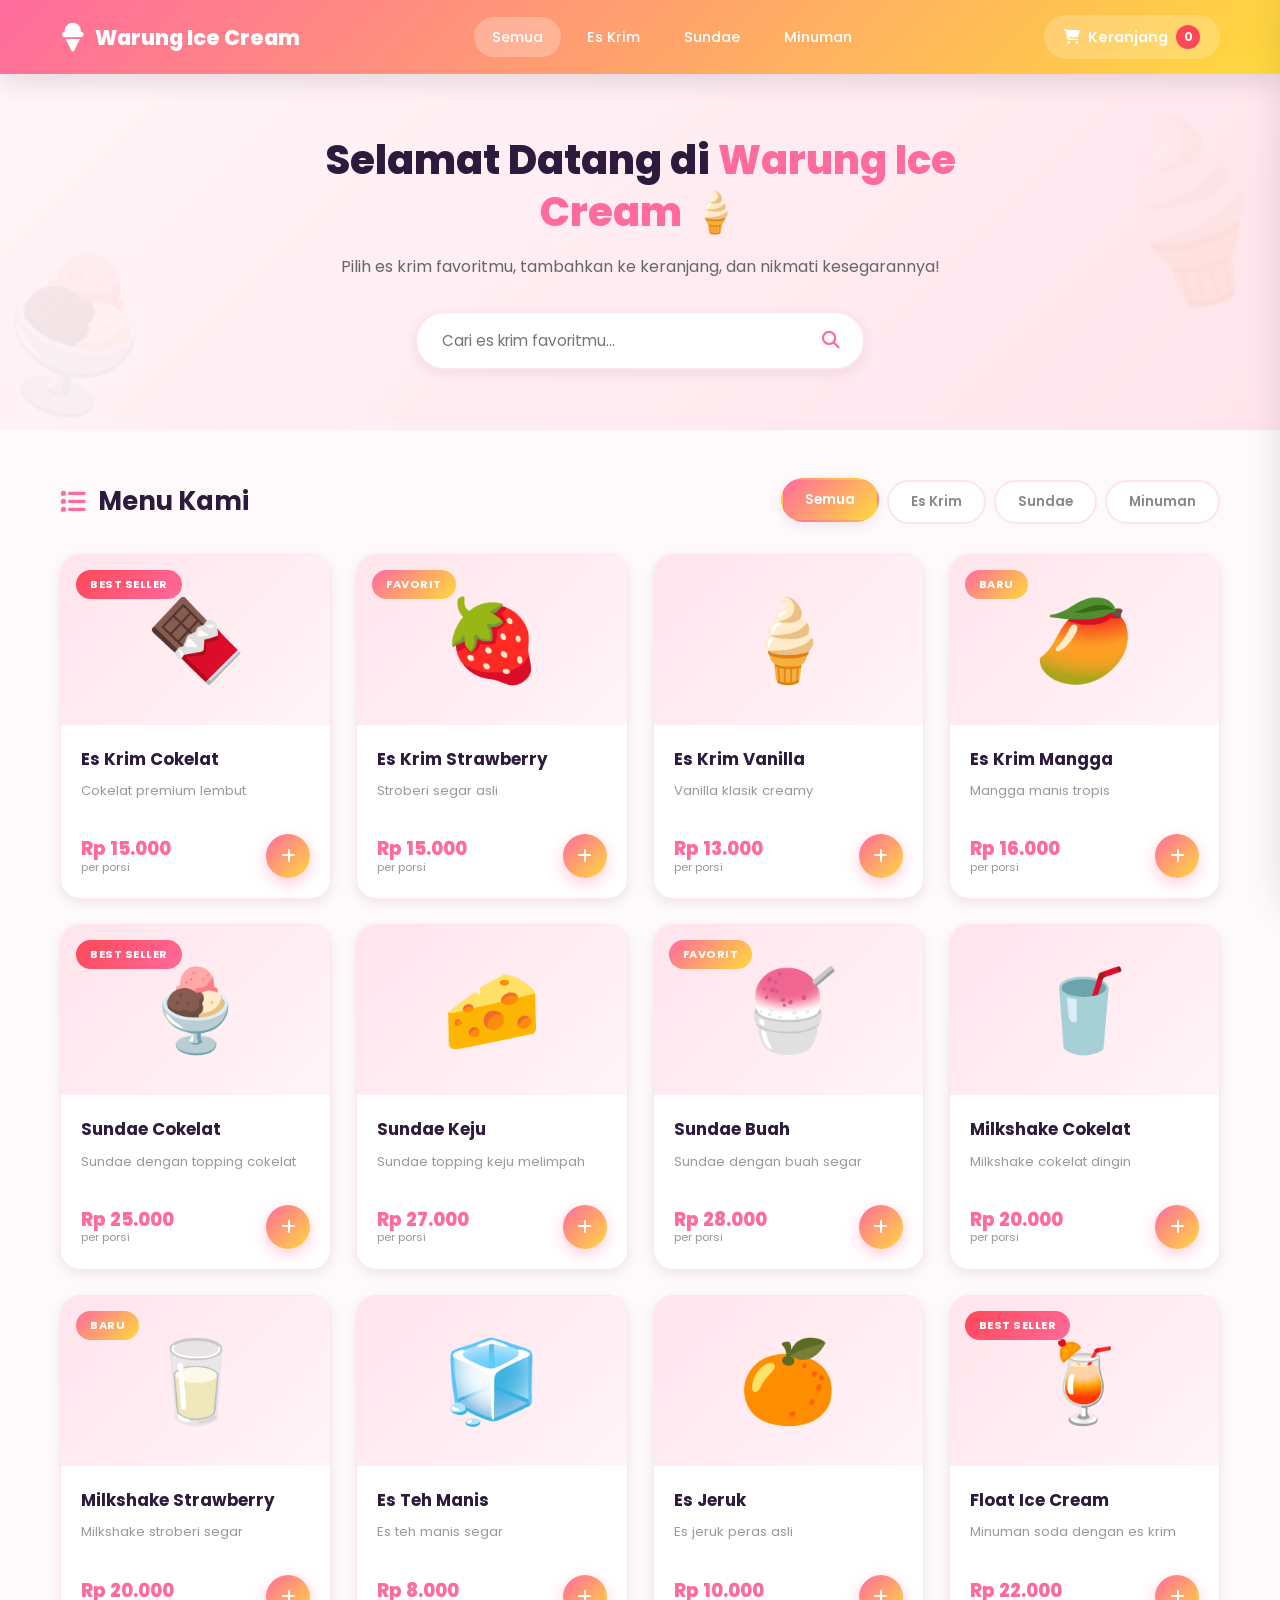
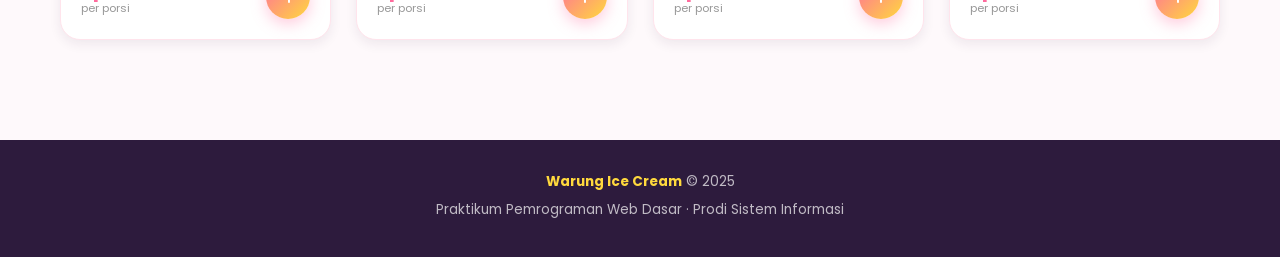
<file: Warung-laya/warung-icecream/index.html>
<!DOCTYPE html>
<html lang="id">
<head>
 <meta charset="UTF-8">
 <meta name="viewport" content="width=device-width, initial-scale=1.0">
 <title>Warung Ice Cream - Es Krim Segar Setiap Hari</title>
 <script src="https://code.jquery.com/jquery-3.7.1.min.js"
 integrity="sha256-/JqT3SQfawRcv/BIHPThkBvs0OEvtFFmqPF/lYI/Cxo="
 crossorigin="anonymous"></script>
 <link rel="stylesheet" href="https://cdnjs.cloudflare.com/ajax/libs/font-awesome/6.4.0/css/all.min.css">
 <link href="https://fonts.googleapis.com/css2?family=Poppins:wght@300;400;500;600;700;800&display=swap" rel="stylesheet">
 <link rel="stylesheet" href="style.css">
</head>
<body>
 <!-- ========== NAVBAR ========== -->
 <nav class="navbar">
  <div class="nav-container">
   <div class="logo"><i class="fas fa-ice-cream"></i>
    <span>Warung Ice Cream</span></div>
   <div class="nav-menu" id="navMenu">
    <a class="nav-link active" data-filter="all">Semua</a>
    <a class="nav-link" data-filter="es-krim">Es Krim</a>
    <a class="nav-link" data-filter="sundae">Sundae</a>
    <a class="nav-link" data-filter="minuman">Minuman</a>
   </div>
   <div class="cart-btn" id="cartBtn">
    <i class="fas fa-shopping-cart"></i>
    <span class="cart-text">Keranjang</span>
    <span class="cart-badge" id="cartBadge">0</span>
   </div>
   <div class="hamburger" id="hamburger"><i class="fas fa-bars"></i></div>
  </div>
 </nav>

 <!-- ========== HERO ========== -->
 <section class="hero">
  <div class="hero-content">
   <h1>Selamat Datang di <span>Warung Ice Cream</span> 🍦</h1>
   <p>Pilih es krim favoritmu, tambahkan ke keranjang, dan nikmati kesegarannya!</p>
   <div class="search-box">
    <input type="text" id="searchProduk" placeholder="Cari es krim favoritmu...">
    <i class="fas fa-search"></i>
   </div>
  </div>
 </section>

 <!-- ========== PRODUK ========== -->
 <section class="produk-section">
  <div class="section-header">
   <h2><i class="fas fa-list"></i> Menu Kami</h2>
   <div class="filter-btns">
    <button class="filter-btn active" data-cat="all">Semua</button>
    <button class="filter-btn" data-cat="es-krim">Es Krim</button>
    <button class="filter-btn" data-cat="sundae">Sundae</button>
    <button class="filter-btn" data-cat="minuman">Minuman</button>
   </div>
  </div>
  <div class="produk-grid" id="produkGrid"></div>
 </section>

 <!-- ========== CART SIDEBAR ========== -->
 <div class="cart-overlay" id="cartOverlay"></div>
 <aside class="cart-sidebar" id="cartSidebar">
  <div class="cart-header">
   <h3><i class="fas fa-shopping-bag"></i> Keranjang Belanja</h3>
   <button class="cart-close" id="cartClose"><i class="fas fa-times"></i></button>
  </div>
  <div class="cart-items" id="cartItems"></div>
  <div class="cart-footer">
   <div class="cart-total">
    <span>Total:</span>
    <span class="total-price" id="cartTotal">Rp 0</span>
   </div>
   <button class="btn-checkout" id="btnCheckout">
    <i class="fas fa-check-circle"></i> Checkout Sekarang
   </button>
  </div>
 </aside>

 <!-- ========== MODAL DATA PEMBELI (Latihan 3) ========== -->
 <div class="modal-overlay" id="modalOverlay">
  <div class="modal-box">
   <div class="cart-header">
    <h3><i class="fas fa-user"></i> Data Pembeli</h3>
    <button class="cart-close" id="modalClose"><i class="fas fa-times"></i></button>
   </div>
   <form id="formPembeli" novalidate>
    <div class="form-group">
     <label for="nama">Nama Lengkap</label>
     <input type="text" id="nama" placeholder="Masukkan nama lengkap">
     <small class="err" id="errNama">Nama minimal 3 karakter</small>
    </div>
    <div class="form-group">
     <label for="alamat">Alamat</label>
     <textarea id="alamat" rows="3" placeholder="Alamat pengiriman lengkap"></textarea>
     <small class="err" id="errAlamat">Alamat minimal 10 karakter</small>
    </div>
    <div class="form-group">
     <label for="hp">No HP</label>
     <input type="text" id="hp" placeholder="08xxxxxxxxxx">
     <small class="err" id="errHp">No HP harus 10-13 digit angka (mulai 08)</small>
    </div>
    <button type="submit" class="btn-checkout" id="btnKonfirmasi">
     <i class="fas fa-check-circle"></i> Konfirmasi Pesanan
    </button>
   </form>
  </div>
 </div>

 <!-- ========== TOAST ========== -->
 <div class="toast" id="toast">
  <i class="fas fa-check-circle"></i>
  <span id="toastMsg">Produk ditambahkan!</span>
 </div>

 <!-- ========== FOOTER ========== -->
 <footer class="footer">
  <p><strong>Warung Ice Cream</strong> © 2025</p>
  <p>Praktikum Pemrograman Web Dasar · Prodi Sistem Informasi</p>
 </footer>

 <script src="script.js"></script>
</body>
</html>
</file>
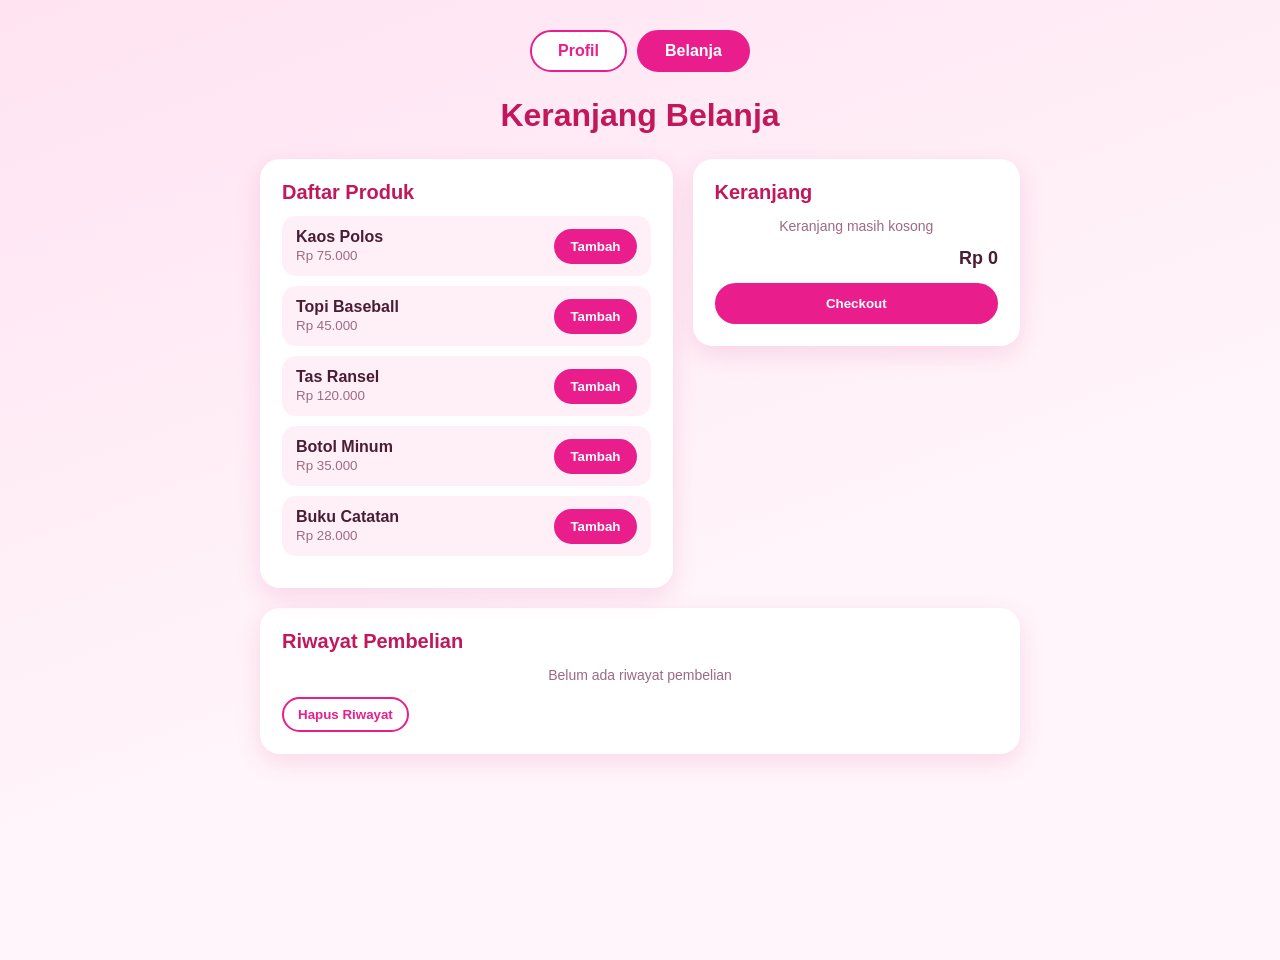
<file: JQuery/belanja.html>
<!DOCTYPE html>
<html lang="id">
<head>
    <meta charset="UTF-8">
    <meta name="viewport" content="width=device-width, initial-scale=1.0">
    <title>Belanja</title>
    <!-- jQuery -->
    <script src="https://code.jquery.com/jquery-3.7.1.min.js"></script>
    <style>
        body { font-family: Arial, sans-serif; background: linear-gradient(160deg, #ffe3f1, #fff5fa 60%); min-height: 100vh; margin: 0; padding: 30px 15px; color: #4a1d34; }
        .container { width: 760px; max-width: 100%; margin: auto; }
        h1 { text-align: center; color: #c2185b; margin: 0 0 25px; }
        h2 { margin: 0 0 12px; color: #c2185b; font-size: 20px; }
        .kolom { display: flex; gap: 20px; flex-wrap: wrap; align-items: flex-start; }
        .kartu { background: white; padding: 22px; border-radius: 20px; box-shadow: 0 8px 24px rgba(214, 51, 132, 0.15); margin-bottom: 20px; }
        .produk-area { flex: 1.3; min-width: 280px; }
        .keranjang-area { flex: 1; min-width: 260px; }
        /* Produk */
        .produk { display: flex; justify-content: space-between; align-items: center; padding: 12px 14px; margin-bottom: 10px; background: #fff0f7; border-radius: 14px; }
        .produk b { display: block; }
        .produk small { color: #9c6a83; }
        /* Keranjang */
        .item { display: flex; justify-content: space-between; align-items: center; padding: 10px 0; border-bottom: 1px dashed #ffd0e6; font-size: 14px; }
        .qty button { width: 26px; height: 26px; padding: 0; margin: 0 4px; }
        .kosong { text-align: center; color: #9c6a83; font-size: 14px; }
        #cartTotal { font-size: 18px; font-weight: bold; text-align: right; margin-top: 14px; }
        #cartTotal del { color: #9c6a83; font-size: 14px; font-weight: normal; display: block; }
        #cartTotal strong { color: #c2185b; }
        .badge { display: none; margin-top: 8px; padding: 6px 12px; background: #e8f5e9; color: #2e7d32; border-radius: 10px; font-size: 13px; }
        button { padding: 8px 14px; border: 2px solid #e91e8c; border-radius: 25px; background: #e91e8c; color: white; font-weight: bold; cursor: pointer; }
        button:hover { background: #c2185b; border-color: #c2185b; }
        button.outline { background: white; color: #e91e8c; }
        button.outline:hover { background: #ffe0ee; }
        #btnCheckout { width: 100%; margin-top: 14px; padding: 11px; }
        /* Riwayat */
        .riwayat-item { padding: 10px 12px; margin-bottom: 8px; background: #fff0f7; border-left: 5px solid #e91e8c; border-radius: 10px; font-size: 14px; }
        /* Modal */
        #modal { display: none; position: fixed; inset: 0; background: rgba(74, 29, 52, 0.55); z-index: 10; padding: 20px; overflow-y: auto; }
        .modal-isi { width: 420px; max-width: 100%; margin: 40px auto; background: white; padding: 25px; border-radius: 20px; }
        label { display: block; margin-top: 12px; font-size: 14px; font-weight: bold; }
        input, textarea { width: 100%; padding: 10px 12px; margin-top: 5px; box-sizing: border-box; border: 1px solid #f3b6d3; border-radius: 10px; font-family: Arial, sans-serif; }
        input:focus, textarea:focus { outline: none; border-color: #e91e8c; box-shadow: 0 0 0 3px rgba(233, 30, 140, 0.15); }
        .error { color: #d32f2f; font-size: 13px; margin: 5px 0 0; display: none; }
        .baris-tombol { display: flex; gap: 10px; margin-top: 18px; }
        .baris-tombol button { flex: 1; }
        #ringkasan { background: #fff0f7; padding: 10px 14px; border-radius: 10px; font-size: 14px; }
        #notif { display: none; margin-bottom: 20px; padding: 14px 18px; background: #e8f5e9; color: #2e7d32; border-left: 5px solid #2e7d32; border-radius: 12px; }
        /* Menu */
        #nav { display: flex; justify-content: center; gap: 10px; margin-bottom: 25px; }
        #nav a { padding: 10px 26px; border: 2px solid #e91e8c; border-radius: 25px; background: white; color: #e91e8c; font-weight: bold; text-decoration: none; }
        #nav a.aktif { background: #e91e8c; color: white; }
    </style>
</head>
<body>
    <!-- Menu -->
    <div id="nav">
        <a href="profil.html">Profil</a>
        <a href="belanja.html" class="aktif">Belanja</a>
    </div>
    <div class="container">
        <h1>Keranjang Belanja</h1>
        <div id="notif"></div>
        <div class="kolom">
            <!-- Daftar produk -->
            <div class="kartu produk-area">
                <h2>Daftar Produk</h2>
                <div id="daftarProduk"></div>
            </div>
            <!-- Keranjang -->
            <div class="kartu keranjang-area">
                <h2>Keranjang</h2>
                <div id="cartItems"></div>
                <div id="cartTotal">Rp 0</div>
                <div id="badgeDiskon" class="badge">Diskon 10% berlaku (belanja di atas Rp 100.000)</div>
                <button id="btnCheckout">Checkout</button>
            </div>
        </div>
        <!-- Riwayat (disimpan di localStorage) -->
        <div class="kartu">
            <h2>Riwayat Pembelian</h2>
            <div id="daftarRiwayat"></div>
            <button id="btnHapusRiwayat" class="outline">Hapus Riwayat</button>
        </div>
    </div>
    <!-- Modal form data pembeli -->
    <div id="modal">
        <div class="modal-isi">
            <h2>Data Pembeli</h2>
            <div id="ringkasan"></div>
            <form id="formPembeli">
                <label>Nama</label>
                <input type="text" id="pNama">
                <p id="errNama" class="error"></p>
                <label>Alamat</label>
                <textarea id="pAlamat" rows="3"></textarea>
                <p id="errAlamat" class="error"></p>
                <label>No. HP</label>
                <input type="text" id="pHp" placeholder="08xxxxxxxxxx">
                <p id="errHp" class="error"></p>
                <div class="baris-tombol">
                    <button type="button" id="btnBatal" class="outline">Batal</button>
                    <button type="submit">Bayar Sekarang</button>
                </div>
            </form>
        </div>
    </div>
    <script>
        $(document).ready(function() {
            // Data produk
            const produk = [
                { id: 1, nama: "Kaos Polos", harga: 75000 },
                { id: 2, nama: "Topi Baseball", harga: 45000 },
                { id: 3, nama: "Tas Ransel", harga: 120000 },
                { id: 4, nama: "Botol Minum", harga: 35000 },
                { id: 5, nama: "Buku Catatan", harga: 28000 }
            ];
            // Isi keranjang
            let cart = [];
            // Format rupiah
            function rupiah(angka) {
                return "Rp " + angka.toLocaleString("id-ID");
            }
            // Jumlah seluruh barang di keranjang
            function hitungQty() {
                return cart.reduce((sum, item) => sum + item.qty, 0);
            }
            // Tambah produk ke keranjang
            function tambahKeKeranjang(p) {
                let ada = false;
                for (let i = 0; i < cart.length; i++) {
                    if (cart[i].id === p.id) {
                        cart[i].qty++;
                        ada = true;
                    }
                }
                if (!ada) {
                    cart.push({ id: p.id, nama: p.nama, harga: p.harga, qty: 1 });
                }
                updateCartUI();
            }
            // Tampilkan daftar produk
            for (let i = 0; i < produk.length; i++) {
                const p = produk[i];
                const baris = $("<div>").addClass("produk");
                const info = $("<div>");
                $("<b>").text(p.nama).appendTo(info);
                $("<small>").text(rupiah(p.harga)).appendTo(info);
                baris.append(info);
                $("<button>").text("Tambah").click(function() {
                    tambahKeKeranjang(p);
                }).appendTo(baris);
                $("#daftarProduk").append(baris);
            }
            // Tampilan keranjang
            function updateCartUI() {
                $("#cartItems").empty();
                if (cart.length === 0) {
                    $("#cartItems").html('<p class="kosong">Keranjang masih kosong</p>');
                }
                for (let i = 0; i < cart.length; i++) {
                    const item = cart[i];
                    const baris = $("<div>").addClass("item");
                    const qty = $("<span>").addClass("qty");
                    $("<span>").text(item.nama + " (" + rupiah(item.harga) + ")").appendTo(baris);
                    // Tombol kurang (hapus dari keranjang jika qty habis)
                    $("<button>").text("-").click(function() {
                        item.qty--;
                        if (item.qty === 0) {
                            cart.splice(i, 1);
                        }
                        updateCartUI();
                    }).appendTo(qty);
                    $("<b>").text(item.qty).appendTo(qty);
                    // Tombol tambah
                    $("<button>").text("+").click(function() {
                        item.qty++;
                        updateCartUI();
                    }).appendTo(qty);
                    baris.append(qty);
                    $("#cartItems").append(baris);
                }
                // ----- Latihan 1: diskon 10% jika total > Rp 100.000 -----
                let totalHarga = cart.reduce((sum, item) => sum + (item.harga * item.qty), 0);
                $("#cartTotal").text(rupiah(totalHarga));
                $("#badgeDiskon").hide();
                if (totalHarga > 100000) {
                    const diskon = totalHarga * 0.1;
                    totalHarga -= diskon;
                    $('#cartTotal').html(`
                        <del>Rp ${(totalHarga + diskon).toLocaleString('id-ID')}</del>
                        <strong>Rp ${totalHarga.toLocaleString('id-ID')}</strong>
                    `);
                    $("#badgeDiskon").show();
                }
                return totalHarga;
            }
            // ----- Latihan 2: simpan riwayat ke localStorage -----
            function simpanRiwayat(total, qty) {
                const riwayat = JSON.parse(localStorage.getItem('riwayat')) || [];
                riwayat.push({ tanggal: new Date().toISOString(), total, qty });
                localStorage.setItem('riwayat', JSON.stringify(riwayat));
            }
            // Tampilkan riwayat (yang terbaru di atas)
            function tampilRiwayat() {
                const riwayat = JSON.parse(localStorage.getItem("riwayat")) || [];
                $("#daftarRiwayat").empty();
                if (riwayat.length === 0) {
                    $("#daftarRiwayat").html('<p class="kosong">Belum ada riwayat pembelian</p>');
                }
                for (let i = riwayat.length - 1; i >= 0; i--) {
                    const r = riwayat[i];
                    const tanggal = new Date(r.tanggal).toLocaleString("id-ID");
                    $("<div>")
                        .addClass("riwayat-item")
                        .text(tanggal + " | " + r.qty + " barang | " + rupiah(r.total))
                        .appendTo("#daftarRiwayat");
                }
            }
            $("#btnHapusRiwayat").click(function() {
                localStorage.removeItem("riwayat");
                tampilRiwayat();
            });
            // ----- Latihan 3: modal form data pembeli -----
            $("#btnCheckout").click(function() {
                if (cart.length === 0) {
                    alert("Keranjang masih kosong!");
                    return;
                }
                $("#ringkasan").text(hitungQty() + " barang | Total bayar: " + rupiah(updateCartUI()));
                $("#modal .error").hide();
                $("#modal").fadeIn(200);
            });
            $("#btnBatal").click(function() {
                $("#modal").fadeOut(200);
            });
            $("#formPembeli").submit(function(event) {
                event.preventDefault();
                const nama = $("#pNama").val().trim();
                const alamat = $("#pAlamat").val().trim();
                const hp = $("#pHp").val().trim();
                // Bendera validasi
                let valid = true;
                $("#modal .error").hide();
                if (nama.length < 3) {
                    $("#errNama").text("Nama minimal 3 karakter!").show();
                    valid = false;
                }
                if (alamat.length < 10) {
                    $("#errAlamat").text("Alamat minimal 10 karakter!").show();
                    valid = false;
                }
                if (hp.length < 10 || !$.isNumeric(hp)) {
                    $("#errHp").text("No. HP harus angka, minimal 10 digit!").show();
                    valid = false;
                }
                // Jika semua data benar
                if (valid) {
                    const qty = hitungQty();
                    const total = updateCartUI();
                    simpanRiwayat(total, qty);
                    $("#notif")
                        .text("Terima kasih, " + nama + "! Pesanan " + qty + " barang (" + rupiah(total) + ") akan dikirim.")
                        .fadeIn()
                        .delay(5000)
                        .fadeOut();
                    // Kosongkan keranjang, tutup modal, reset form
                    cart = [];
                    updateCartUI();
                    tampilRiwayat();
                    $("#formPembeli").trigger("reset");
                    $("#modal").fadeOut(200);
                }
            });
            // Tampilan awal
            updateCartUI();
            tampilRiwayat();
        });
    </script>
</body>
</html>
</file>
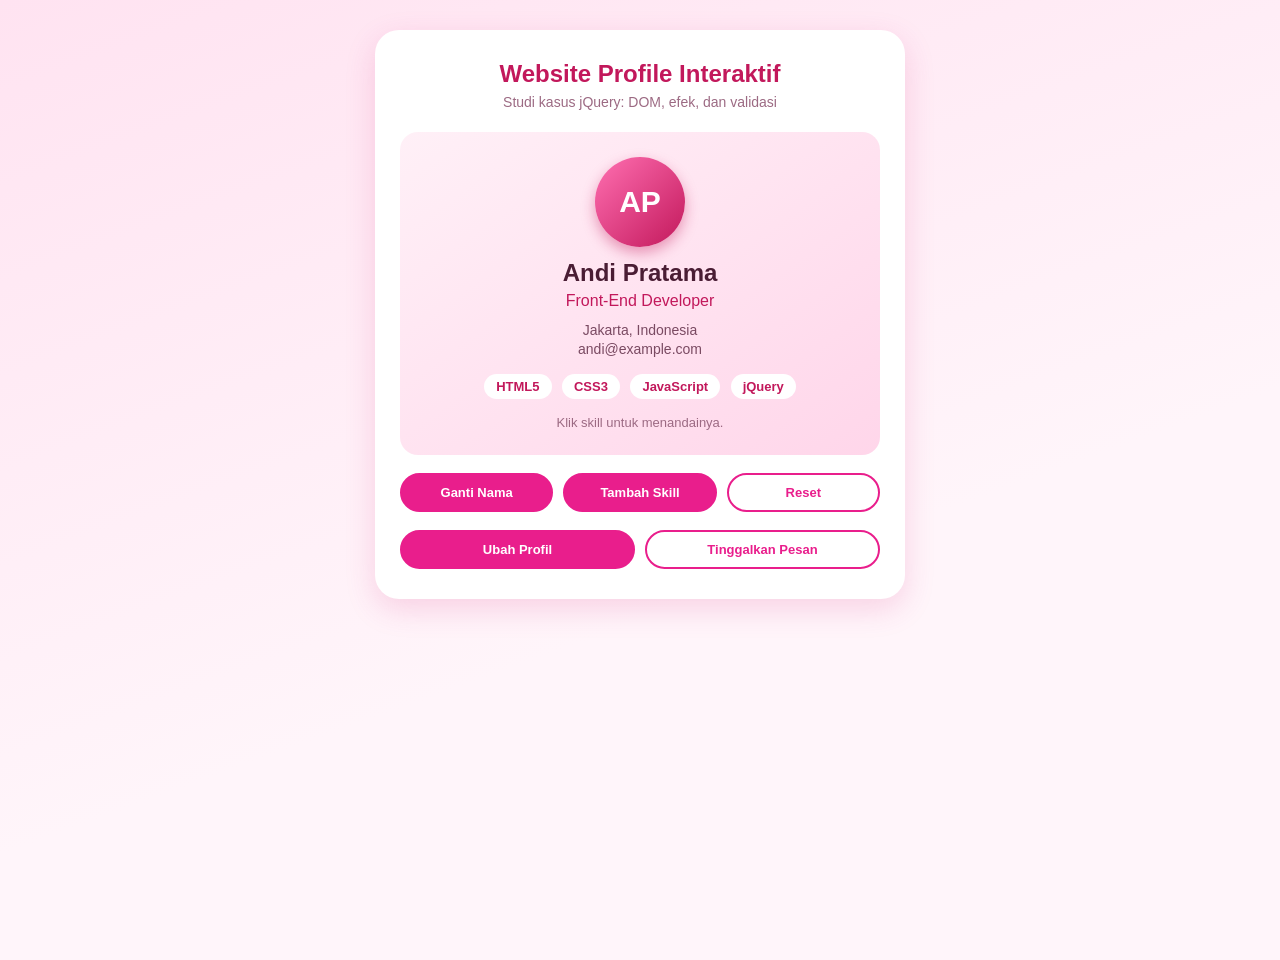
<file: JQuery/profil.html>
<!DOCTYPE html>
<html lang="id">
<head>
    <meta charset="UTF-8">
    <meta name="viewport" content="width=device-width, initial-scale=1.0">
    <title>Website Profile Interaktif</title>

    <!-- jQuery -->
    <script src="https://code.jquery.com/jquery-3.7.1.min.js"></script>

    <style>
        body { font-family: Arial, sans-serif; background: linear-gradient(160deg, #ffe3f1, #fff5fa 60%); min-height: 100vh; margin: 0; padding: 30px 15px; color: #4a1d34; }
        .container { width: 480px; max-width: 100%; margin: auto; background: white; padding: 30px 25px; border-radius: 24px; box-shadow: 0 10px 30px rgba(214, 51, 132, 0.18); }
        h2 { text-align: center; margin: 0; color: #c2185b; }
        .subjudul { text-align: center; font-size: 14px; color: #9c6a83; margin: 6px 0 22px; }

        /* Kartu profil */
        #kartuProfil { padding: 25px 20px; background: linear-gradient(145deg, #fff0f7, #ffd6ea); border-radius: 18px; text-align: center; transition: box-shadow 0.3s, transform 0.3s; }
        .sorot { box-shadow: 0 8px 22px rgba(233, 30, 140, 0.3); transform: translateY(-3px); }
        .avatar { width: 90px; height: 90px; margin: 0 auto 12px; border-radius: 50%; background: linear-gradient(135deg, #ff6fb1, #c2185b); color: white; font-size: 30px; font-weight: bold; line-height: 90px; box-shadow: 0 6px 14px rgba(194, 24, 91, 0.4); }
        #kartuProfil h3 { margin: 5px 0; font-size: 24px; }
        #jabatanProfil { margin: 4px 0 12px; color: #c2185b; }
        .info { margin: 3px 0; font-size: 14px; color: #7a4a62; }
        #daftarSkill { margin-top: 14px; }
        #infoSkill { font-size: 13px; color: #9c6a83; margin-bottom: 0; }
        .skill { display: inline-block; padding: 5px 12px; margin: 3px; background: white; color: #c2185b; border-radius: 20px; font-size: 13px; font-weight: bold; cursor: pointer; }
        .skill.aktif { background: #e91e8c; color: white; }

        /* Tombol */
        .baris-tombol { display: flex; flex-wrap: wrap; gap: 10px; margin-top: 18px; }
        button { flex: 1; padding: 10px 14px; border: 2px solid #e91e8c; border-radius: 25px; background: #e91e8c; color: white; font-size: 13px; font-weight: bold; white-space: nowrap; cursor: pointer; }
        button:hover { background: #c2185b; border-color: #c2185b; }
        button.outline { background: white; color: #e91e8c; }
        button.outline:hover { background: #ffe0ee; border-color: #e91e8c; }

        /* Form */
        .area-form { display: none; margin-top: 18px; padding: 18px; background: #fff7fb; border: 1px solid #ffd0e6; border-radius: 16px; }
        .area-form button { width: 100%; margin-top: 16px; }
        label { display: block; margin-top: 12px; font-size: 14px; font-weight: bold; }
        input, textarea { width: 100%; padding: 10px 12px; margin-top: 5px; box-sizing: border-box; border: 1px solid #f3b6d3; border-radius: 10px; font-family: Arial, sans-serif; }
        input:focus, textarea:focus { outline: none; border-color: #e91e8c; box-shadow: 0 0 0 3px rgba(233, 30, 140, 0.15); }
        .error { color: #d32f2f; font-size: 13px; margin: 5px 0 0; display: none; }

        #kartuKonfirmasi { display: none; margin-top: 20px; padding: 15px 18px; background: #fff0f7; border-left: 5px solid #e91e8c; border-radius: 12px; }
        #kartuKonfirmasi h3 { margin-top: 0; color: #c2185b; }
        #kartuKonfirmasi p { margin: 5px 0; font-size: 14px; }
    </style>
</head>

<body>

    <div class="container">

        <h2>Website Profile Interaktif</h2>
        <p class="subjudul">Studi kasus jQuery: DOM, efek, dan validasi</p>

        <!-- Data profil -->
        <div id="kartuProfil">
            <div class="avatar" id="inisial">AP</div>
            <h3 id="namaProfil">Andi Pratama</h3>
            <p id="jabatanProfil">Front-End Developer</p>
            <p class="info">Jakarta, Indonesia</p>
            <p class="info">andi@example.com</p>

            <div id="daftarSkill">
                <span class="skill">HTML5</span>
                <span class="skill">CSS3</span>
                <span class="skill">JavaScript</span>
                <span class="skill">jQuery</span>
            </div>
            <p id="infoSkill">Klik skill untuk menandainya.</p>
        </div>

        <!-- Tombol manipulasi DOM & efek -->
        <div class="baris-tombol">
            <button id="btnGantiNama">Ganti Nama</button>
            <button id="btnTambahSkill">Tambah Skill</button>
            <button id="btnReset" class="outline">Reset</button>
        </div>

        <!-- Tombol profil & pesan -->
        <div class="baris-tombol">
            <button id="btnUbah">Ubah Profil</button>
            <button id="btnPesan" class="outline">Tinggalkan Pesan</button>
        </div>

        <!-- Form ubah profil -->
        <div id="areaUbah" class="area-form">
            <form id="formUbah">
                <label>Nama Baru</label>
                <input type="text" id="uNama">
                <p id="errUNama" class="error">Nama minimal 3 karakter!</p>

                <label>Jabatan Baru</label>
                <input type="text" id="uJabatan">
                <p id="errUJabatan" class="error">Jabatan wajib diisi!</p>

                <button type="submit">Simpan Perubahan</button>
            </form>
        </div>

        <!-- Form pesan (validasi real-time) -->
        <div id="areaPesan" class="area-form">
            <form id="formPesan">
                <label>Nama Anda</label>
                <input type="text" id="vNama" placeholder="Minimal 3 karakter">
                <p id="errNama" class="error">Nama minimal 3 karakter!</p>

                <label>Email Anda</label>
                <input type="text" id="vEmail" placeholder="contoh@domain.com">
                <p id="errEmail" class="error">Email harus memiliki @ dan .</p>

                <label>Pesan</label>
                <textarea id="vPesan" rows="3" placeholder="Minimal 10 karakter"></textarea>
                <p id="errPesan" class="error">Pesan minimal 10 karakter!</p>

                <button type="submit">Kirim</button>
            </form>
        </div>

        <!-- Tempat kartu konfirmasi -->
        <div id="kartuKonfirmasi"></div>

    </div>


    <script>

        $(document).ready(function() {

            // =====================================
            // Efek hover & klik skill
            // =====================================
            $("#kartuProfil").hover(
                function() { $(this).addClass("sorot"); },
                function() { $(this).removeClass("sorot"); }
            );

            // Pakai .on karena skill bisa bertambah
            $("#daftarSkill").on("click", ".skill", function() {
                $(this).toggleClass("aktif");
                $("#infoSkill").text($(".skill.aktif").length + " skill ditandai");
            });


            // =====================================
            // Tombol manipulasi DOM & efek
            // =====================================

            // Ganti nama
            $("#btnGantiNama").click(function() {
                $("#namaProfil").text("Rina Wijaya").css("color", "#2a5298");
                $("#inisial").text("RW");
            });

            // Tambah skill satu per satu
            var skillBaru = ["PHP", "MySQL", "Bootstrap", "Git"];
            var urutan = 0;

            $("#btnTambahSkill").click(function() {

                if (urutan < skillBaru.length) {
                    $("<span>")
                        .addClass("skill")
                        .text(skillBaru[urutan])
                        .hide()
                        .appendTo("#daftarSkill")
                        .fadeIn(400);

                    urutan++;
                } else {
                    alert("Semua skill sudah ditambahkan!");
                }
            });

            // Reset ke kondisi awal
            $("#btnReset").click(function() {
                $("#inisial").text("AP");
                $("#namaProfil").text("Andi Pratama").css("color", "");
                $("#jabatanProfil").text("Front-End Developer");
                $(".skill:gt(3)").remove();
                $(".skill").removeClass("aktif");
                $("#infoSkill").text("Klik skill untuk menandainya.");
                urutan = 0;
            });

            // Ubah profil: buka form berisi data saat ini
            $("#btnUbah").click(function() {
                $("#areaPesan").slideUp();
                $("#uNama").val($("#namaProfil").text());
                $("#uJabatan").val($("#jabatanProfil").text());
                $("#areaUbah").slideToggle();
            });

            // Buka / tutup form pesan
            $("#btnPesan").click(function() {
                $("#areaUbah").slideUp();
                $("#areaPesan").slideToggle();
            });

            // Simpan perubahan profil
            $("#formUbah").submit(function(event) {

                event.preventDefault();

                var nama = $("#uNama").val().trim();
                var jabatan = $("#uJabatan").val().trim();

                // Validasi nama dan jabatan
                $("#errUNama").toggle(nama.length < 3);
                $("#errUJabatan").toggle(jabatan === "");

                if (nama.length >= 3 && jabatan !== "") {

                    // Inisial dari kata pertama dan terakhir nama
                    var kata = nama.split(" ");
                    var inisial = kata[0].charAt(0) + (kata.length > 1 ? kata[kata.length - 1].charAt(0) : "");

                    $("#inisial").text(inisial.toUpperCase());
                    $("#namaProfil").text(nama).css("color", "#c2185b");
                    $("#jabatanProfil").text(jabatan);

                    $("#areaUbah").slideUp();
                }
            });


            // =====================================
            // Form pesan: validasi real-time + submit
            // =====================================
            function cekNama() {
                var ok = $("#vNama").val().trim().length >= 3;
                $("#errNama").toggle(!ok);
                return ok;
            }

            function cekEmail() {
                var email = $("#vEmail").val().trim();
                var ok = email.indexOf("@") !== -1 && email.indexOf(".") !== -1;
                $("#errEmail").toggle(!ok);
                return ok;
            }

            function cekPesan() {
                var ok = $("#vPesan").val().trim().length >= 10;
                $("#errPesan").toggle(!ok);
                return ok;
            }

            // Validasi saat pengguna mengetik
            $("#vNama").on("input", cekNama);
            $("#vEmail").on("input", cekEmail);
            $("#vPesan").on("input", cekPesan);

            $("#formPesan").submit(function(event) {

                event.preventDefault();

                // Bendera validasi
                var valid = true;

                if (!cekNama()) valid = false;
                if (!cekEmail()) valid = false;
                if (!cekPesan()) valid = false;

                // Jika semua data benar
                if (valid) {

                    // Membuat kartu konfirmasi
                    var kartu = $("<div>");

                    $("<h3>").text("Pesan Terkirim!").appendTo(kartu);
                    $("<p>").text("Nama: " + $("#vNama").val().trim()).appendTo(kartu);
                    $("<p>").text("Email: " + $("#vEmail").val().trim()).appendTo(kartu);
                    $("<p>").text("Pesan: " + $("#vPesan").val().trim()).appendTo(kartu);

                    // Masukkan kartu ke halaman, hilang otomatis setelah 4 detik
                    $("#kartuKonfirmasi").empty().append(kartu).fadeIn().delay(4000).fadeOut();

                    // Reset form dan tutup
                    $("#formPesan").trigger("reset");
                    $("#areaPesan").slideUp();
                }
            });

        });

    </script>

</body>
</html>
</file>
<file: style.css>
/* ===== 1. Warna (tema pink) ===== */
:root {
 --latar: #fff0f6;
 --kartu: #ffffff;
 --teks: #3a1a2b;
 --teks-pudar: #8a5a73;
 --aksen: #c2185b;
}

body.gelap {
 --latar: #1f0f17;
 --kartu: #2d1822;
 --teks: #fbe6ef;
 --teks-pudar: #c99ab1;
 --aksen: #f48fb1;
}

/* ===== 2. Dasar halaman ===== */
* {
 box-sizing: border-box;
}

body {
 margin: 0;
 font-family: Arial, sans-serif;
 line-height: 1.6;
 background: var(--latar);
 color: var(--teks);
}

/* ===== 3. Bagian atas ===== */
.header {
 display: flex;
 justify-content: space-between;
 align-items: center;
 padding: 16px 24px;
}

.logo {
 margin: 0;
 color: var(--aksen);
}

#tombol-tema {
 padding: 8px 16px;
 border: 2px solid var(--aksen);
 border-radius: 20px;
 background: transparent;
 color: var(--aksen);
 cursor: pointer;
}

/* ===== 4. Isi halaman ===== */
.isi {
 max-width: 900px;
 margin: 0 auto;
 padding: 0 24px 60px;
}

.perkenalan {
 padding: 50px 0 20px;
}

.perkenalan h1 {
 font-size: 2.6rem;
 margin: 0 0 8px;
}

.perkenalan p {
 color: var(--teks-pudar);
 font-size: 1.1rem;
 margin: 0;
}

/* ===== 5. Pencarian ===== */
#cari {
 width: 100%;
 padding: 12px 16px;
 margin: 8px 0 20px;
 border: 1px solid var(--teks-pudar);
 border-radius: 10px;
 font-size: 1rem;
 background: var(--kartu);
 color: var(--teks);
}

/* ===== 6. Kartu proyek ===== */
.daftar-proyek {
 display: grid;
 grid-template-columns: repeat(auto-fill, minmax(250px, 1fr));
 gap: 20px;
}

.kartu {
 display: block;
 padding: 24px;
 background: var(--kartu);
 border-radius: 14px;
 box-shadow: 0 4px 14px rgba(194, 24, 91, 0.12);
 color: inherit;
 text-decoration: none;
 transition: transform 0.2s;
}

.kartu:hover {
 transform: translateY(-4px);
}

.kartu h3 {
 margin: 0 0 6px;
 color: var(--aksen);
}

.kartu p {
 margin: 0;
 color: var(--teks-pudar);
}

.pesan-kosong {
 display: none;
 color: var(--teks-pudar);
}
</file>
<file: buku-tamu-digital/style.css>
body { font-family: Arial, sans-serif; background: #fff0f6; margin: 0; padding: 24px; color: #3a1a2b; }
.kotak { max-width: 440px; margin: 0 auto; background: #fff; padding: 24px; border-radius: 14px; box-shadow: 0 4px 14px rgba(194, 24, 91, 0.12); }
a { color: #c2185b; }
input { display: block; width: 100%; padding: 10px; margin: 10px 0; border: 1px solid #f3c1d6; border-radius: 8px; font-size: 1rem; }
button { padding: 10px 20px; border: 0; border-radius: 8px; background: #c2185b; color: #fff; font-size: 1rem; cursor: pointer; }
li { padding: 8px 0; border-bottom: 1px solid #fbdce9; }
</file>
<file: mav-platform/style.css>
body { font-family: Arial, sans-serif; background: #fff0f6; margin: 0; padding: 24px; color: #3a1a2b; }
.kotak { max-width: 440px; margin: 0 auto; background: #fff; padding: 24px; border-radius: 14px; box-shadow: 0 4px 14px rgba(194, 24, 91, 0.12); }
a { color: #c2185b; }
select { padding: 8px; font-size: 1rem; margin-left: 6px; border: 1px solid #f3c1d6; border-radius: 8px; }
li { padding: 8px 0; border-bottom: 1px solid #fbdce9; }
</file>
<file: warung-icecream/style.css>
/* ===== 1. Warna ===== Variabel CSS: ubah warna cukup di sini saja. */
:root {
    --latar: #eef3f1;
    --kartu: #ffffff;
    --teks: #1c2b27;
    --teks-pudar: #5f726c;
    --aksen: #0f766e;
}

/* Saat body diberi class "gelap" oleh JavaScript, warna berganti */
body.gelap {
    --latar: #121a18;
    --kartu: #1b2623;
    --teks: #e6efec;
    --teks-pudar: #94a8a1;
    --aksen: #5fd1c4;
}

/* ===== 2. Dasar halaman ===== */
* {
    box-sizing: border-box;
}

body {
    margin: 0;
    font-family: Arial, sans-serif;
    line-height: 1.6;
    background: var(--latar);
    color: var(--teks);
}

/* ===== 3. Bagian atas ===== */
.header {
    display: flex;
    justify-content: space-between;
    align-items: center;
    padding: 16px 24px;
}

.logo {
    margin: 0;
    color: var(--aksen);
}

#tombol-tema {
    padding: 8px 16px;
    border: 2px solid var(--aksen);
    border-radius: 20px;
    background: transparent;
    color: var(--aksen);
    cursor: pointer;
}

/* ===== 4. Isi halaman ===== */
.isi {
    max-width: 900px;
    margin: 0 auto;
    padding: 0 24px 60px;
}

.perkenalan {
    padding: 50px 0 20px;
}

.perkenalan h1 {
    font-size: 2.6rem;
    margin: 0 0 8px;
}

.perkenalan p {
    color: var(--teks-pudar);
    font-size: 1.1rem;
    margin: 0;
}

/* ===== 5. Pencarian ===== */
#cari {
    width: 100%;
    padding: 12px 16px;
    margin: 8px 0 20px;
    border: 1px solid var(--teks-pudar);
    border-radius: 10px;
    font-size: 1rem;
    background: var(--kartu);
    color: var(--teks);
}

/* ===== 6. Kartu proyek ===== */
.daftar-proyek {
    display: grid;
    grid-template-columns: repeat(auto-fill, minmax(250px, 1fr));
    gap: 20px;
}

.kartu {
    display: block;
    padding: 24px;
    background: var(--kartu);
    border-radius: 14px;
    box-shadow: 0 4px 14px rgba(0, 0, 0, 0.08);
    color: inherit;
    text-decoration: none;
    transition: transform 0.2s;
}

.kartu:hover {
    transform: translateY(-4px);
}

.kartu h3 {
    margin: 0 0 6px;
    color: var(--aksen);
}

.kartu p {
    margin: 0;
    color: var(--teks-pudar);
}

/* Pesan "tidak ditemukan" disembunyikan dulu */
.pesan-kosong {
    display: none;
    color: var(--teks-pudar);
}
</file>
<file: jQuery/Warung-laya/style.css>
*{margin:0;padding:0;box-sizing:border-box}
:root{--primary:#ff6b9d;--primary-dark:#e84a7f;--secondary:#ffd93d;--accent:#6bcbff;--dark:#2d1b3d;--light:#fff5f8;
--gradient:linear-gradient(135deg,#ff6b9d 0%,#ffd93d 100%);
--shadow-sm:0 4px 12px rgba(45,27,61,.08);--shadow-md:0 8px 25px rgba(45,27,61,.12);--shadow-lg:0 15px 40px rgba(255,107,157,.25);--radius:20px}
body{font-family:'Poppins',sans-serif;background:#fef9fb;color:var(--dark);line-height:1.7;overflow-x:hidden}

/* NAVBAR */
.navbar{background:var(--gradient);padding:15px 0;position:sticky;top:0;z-index:100;box-shadow:var(--shadow-md)}
.nav-container{max-width:1200px;margin:0 auto;padding:0 20px;display:flex;justify-content:space-between;align-items:center;gap:20px}
.logo{display:flex;align-items:center;gap:10px;color:#fff;font-size:1.3rem;font-weight:800;flex-shrink:0}
.logo i{font-size:1.8rem;animation:swing 2s ease-in-out infinite}
@keyframes swing{0%,100%{transform:rotate(-10deg)}50%{transform:rotate(10deg)}}
.nav-menu{display:flex;gap:8px;flex-wrap:wrap}
.nav-link{color:#fff;text-decoration:none;padding:8px 18px;border-radius:50px;font-size:.9rem;font-weight:500;cursor:pointer;transition:.3s}
.nav-link:hover,.nav-link.active{background:rgba(255,255,255,.25)}
.cart-btn{background:rgba(255,255,255,.2);padding:10px 20px;border-radius:50px;color:#fff;font-weight:600;font-size:.9rem;cursor:pointer;display:flex;align-items:center;gap:8px;transition:.3s;flex-shrink:0}
.cart-btn:hover{background:rgba(255,255,255,.35);transform:translateY(-2px)}
.cart-badge{background:#ff4757;color:#fff;width:24px;height:24px;border-radius:50%;display:flex;align-items:center;justify-content:center;font-size:.75rem;font-weight:700;transition:.2s}
.hamburger{display:none;color:#fff;font-size:1.5rem;cursor:pointer}

/* HERO */
.hero{background:linear-gradient(135deg,#fff5f8,#ffe4ec);padding:60px 20px;text-align:center;position:relative;overflow:hidden}
.hero::before{content:'🧴';position:absolute;font-size:180px;opacity:.08;top:-20px;right:-20px;transform:rotate(-15deg)}
.hero::after{content:'🌸';position:absolute;font-size:150px;opacity:.08;bottom:-30px;left:-20px;transform:rotate(15deg)}
.hero-content{max-width:700px;margin:0 auto;position:relative;z-index:1}
.hero h1{font-size:2.5rem;color:var(--dark);margin-bottom:15px;font-weight:800;line-height:1.3}
.hero h1 span{color:var(--primary)}
.hero p{color:#666;font-size:1rem;margin-bottom:30px}
.search-box{max-width:450px;margin:0 auto;position:relative}
.search-box input{width:100%;padding:16px 55px 16px 25px;border:2px solid #ffe4ec;border-radius:50px;font-family:inherit;font-size:.95rem;outline:none;transition:.3s;background:#fff;box-shadow:var(--shadow-sm)}
.search-box input:focus{border-color:var(--primary);box-shadow:0 0 0 5px rgba(255,107,157,.15)}
.search-box i{position:absolute;right:25px;top:50%;transform:translateY(-50%);color:var(--primary);font-size:1.1rem}

/* PRODUK */
.produk-section{max-width:1200px;margin:0 auto;padding:50px 20px}
.section-header{display:flex;justify-content:space-between;align-items:center;margin-bottom:30px;flex-wrap:wrap;gap:20px}
.section-header h2{font-size:1.6rem;display:flex;align-items:center;gap:12px}
.section-header h2 i{color:var(--primary)}
.filter-btns{display:flex;gap:8px;flex-wrap:wrap}
.filter-btn{padding:10px 22px;border:2px solid #ffe4ec;background:#fff;border-radius:50px;font-size:.85rem;font-weight:600;color:#888;cursor:pointer;transition:.3s;font-family:inherit}
.filter-btn:hover,.filter-btn.active{background:var(--gradient);color:#fff;border-color:transparent;transform:translateY(-2px);box-shadow:var(--shadow-sm)}
.produk-grid{display:grid;grid-template-columns:repeat(auto-fill,minmax(240px,1fr));gap:25px}
.produk-card{background:#fff;border-radius:var(--radius);overflow:hidden;box-shadow:var(--shadow-sm);transition:all .4s cubic-bezier(.4,0,.2,1);border:1px solid #ffe4ec;position:relative;animation:fadeInUp .5s ease}
@keyframes fadeInUp{from{opacity:0;transform:translateY(20px)}to{opacity:1;transform:translateY(0)}}
.produk-card:hover{transform:translateY(-8px);box-shadow:var(--shadow-lg);border-color:var(--primary)}
.produk-img{height:170px;background:linear-gradient(135deg,#ffe4ec,#fff5f8);display:flex;align-items:center;justify-content:center;font-size:5rem;position:relative;overflow:hidden}
.produk-badge{position:absolute;top:15px;left:15px;background:var(--gradient);color:#fff;padding:5px 14px;border-radius:50px;font-size:.7rem;font-weight:700;z-index:2;text-transform:uppercase;letter-spacing:.5px}
.produk-badge.hot{background:linear-gradient(135deg,#ff4757,#ff6b9d)}
.produk-info{padding:20px}
.produk-info h3{font-size:1.05rem;margin-bottom:8px;font-weight:700}
.produk-info .desc{font-size:.82rem;color:#999;margin-bottom:15px;line-height:1.5;min-height:38px}
.produk-footer{display:flex;justify-content:space-between;align-items:center}
.produk-price{font-size:1.15rem;font-weight:800;color:var(--primary);line-height:1.2}
.produk-price small{font-size:.7rem;color:#999;font-weight:400;display:block}
.btn-add-cart{background:var(--gradient);color:#fff;border:none;width:44px;height:44px;border-radius:50%;cursor:pointer;font-size:1rem;transition:.3s;display:flex;align-items:center;justify-content:center;box-shadow:0 5px 15px rgba(255,107,157,.35)}
.btn-add-cart:hover{transform:rotate(90deg) scale(1.1);box-shadow:0 8px 20px rgba(255,107,157,.5)}
.btn-add-cart:active{transform:scale(.9)}

/* CART SIDEBAR */
.cart-overlay,.modal-overlay{position:fixed;top:0;left:0;width:100%;height:100%;background:rgba(45,27,61,.5);backdrop-filter:blur(4px);z-index:998;display:none}
.cart-sidebar{position:fixed;top:0;right:-420px;width:400px;max-width:90vw;height:100%;background:#fff;z-index:999;box-shadow:-10px 0 40px rgba(45,27,61,.2);transition:right .4s cubic-bezier(.4,0,.2,1);display:flex;flex-direction:column}
.cart-sidebar.open{right:0}
.cart-header{background:var(--gradient);color:#fff;padding:22px 25px;display:flex;justify-content:space-between;align-items:center}
.cart-header h3{color:#fff;margin:0;font-size:1.1rem;display:flex;align-items:center;gap:10px}
.cart-close{background:rgba(255,255,255,.25);border:none;color:#fff;width:35px;height:35px;border-radius:50%;cursor:pointer;font-size:1rem;transition:.3s}
.cart-close:hover{background:rgba(255,255,255,.4);transform:rotate(90deg)}
.cart-items{flex:1;overflow-y:auto;padding:20px}
.cart-empty{text-align:center;padding:50px 20px;color:#bbb}
.cart-empty i{font-size:3.5rem;margin-bottom:15px;color:#ffe4ec;display:block}
.cart-empty p{font-weight:600;color:#999;margin-bottom:5px}
.cart-empty small{font-size:.85rem}
.cart-item{display:flex;gap:12px;padding:14px;background:var(--light);border-radius:14px;margin-bottom:12px;align-items:center;animation:slideIn .3s ease}
@keyframes slideIn{from{opacity:0;transform:translateX(20px)}to{opacity:1;transform:translateX(0)}}
.cart-item-icon{font-size:2rem;width:55px;height:55px;background:#fff;border-radius:12px;display:flex;align-items:center;justify-content:center;flex-shrink:0;box-shadow:var(--shadow-sm)}
.cart-item-info{flex:1;min-width:0}
.cart-item-info h5{font-size:.88rem;margin-bottom:4px;font-weight:600;white-space:nowrap;overflow:hidden;text-overflow:ellipsis}
.cart-item-info .price{font-size:.85rem;color:var(--primary);font-weight:700}
.qty-control{display:flex;align-items:center;gap:6px;margin-top:6px}
.qty-btn{width:24px;height:24px;border:none;background:#fff;border-radius:6px;cursor:pointer;font-weight:700;color:var(--primary);font-size:.8rem;display:flex;align-items:center;justify-content:center;transition:.2s;box-shadow:0 2px 4px rgba(0,0,0,.05)}
.qty-btn:hover{background:var(--primary);color:#fff}
.qty-value{font-size:.85rem;font-weight:700;min-width:22px;text-align:center}
.cart-item-remove{background:none;border:none;color:#ff4757;cursor:pointer;font-size:.95rem;padding:6px;transition:.2s;border-radius:6px}
.cart-item-remove:hover{background:#ffe5e5;transform:scale(1.1)}
.cart-footer{padding:20px 25px;background:var(--light);border-top:2px dashed #ffe4ec}
.cart-total{display:flex;justify-content:space-between;align-items:center;margin-bottom:15px}
.cart-total span:first-child{color:#888;font-size:.9rem}
.cart-total .total-price{font-size:1.4rem;font-weight:800;color:var(--primary);text-align:right;line-height:1.3}
.total-price small{display:block;font-size:.8rem;font-weight:400}
.btn-checkout{width:100%;padding:15px;background:var(--gradient);color:#fff;border:none;border-radius:50px;font-family:inherit;font-weight:700;font-size:.95rem;cursor:pointer;display:flex;align-items:center;justify-content:center;gap:10px;transition:.3s;box-shadow:0 8px 20px rgba(255,107,157,.3)}
.btn-checkout:hover{transform:translateY(-2px);box-shadow:0 12px 25px rgba(255,107,157,.45)}
.btn-checkout:disabled{opacity:.7;cursor:not-allowed}

/* MODAL FORM */
.modal-overlay{z-index:1001;align-items:center;justify-content:center;padding:20px}
.modal-box{background:#fff;border-radius:var(--radius);width:100%;max-width:440px;overflow:hidden;box-shadow:var(--shadow-lg)}
.modal-box form{padding:25px}
.form-group{margin-bottom:18px}
.form-group label{display:block;font-size:.85rem;font-weight:600;margin-bottom:6px}
.form-group input,.form-group textarea{width:100%;padding:12px 18px;border:2px solid #ffe4ec;border-radius:16px;font-family:inherit;font-size:.9rem;outline:none;transition:.3s;resize:none}
.form-group input:focus,.form-group textarea:focus{border-color:var(--primary);box-shadow:0 0 0 4px rgba(255,107,157,.15)}
.form-group.invalid input,.form-group.invalid textarea{border-color:#ff4757}
.err{display:none;color:#ff4757;font-size:.75rem;margin-top:4px}

/* TOAST */
.toast{position:fixed;bottom:30px;left:50%;transform:translateX(-50%) translateY(100px);background:var(--dark);color:#fff;padding:14px 28px;border-radius:50px;font-size:.9rem;font-weight:500;z-index:1100;opacity:0;transition:all .4s cubic-bezier(.4,0,.2,1);display:flex;align-items:center;gap:10px;box-shadow:0 15px 30px rgba(0,0,0,.25);pointer-events:none;max-width:90vw}
.toast.show{transform:translateX(-50%) translateY(0);opacity:1}
.toast i{color:var(--secondary)}

/* FOOTER */
.footer{background:var(--dark);color:#fff;text-align:center;padding:30px 20px;margin-top:50px}
.footer p{font-size:.85rem;color:rgba(255,255,255,.7);margin-bottom:5px}
.footer strong{color:var(--secondary)}

/* RESPONSIVE */
@media(max-width:992px){.nav-container{flex-wrap:wrap}.nav-menu{order:3;width:100%;justify-content:center;margin-top:10px}}
@media(max-width:768px){
.hamburger{display:block}
.nav-menu{display:none;position:absolute;top:100%;left:0;right:0;background:var(--primary-dark);flex-direction:column;padding:15px;gap:5px;box-shadow:var(--shadow-md)}
.nav-menu.show{display:flex}
.nav-link{width:100%;text-align:center;padding:12px}
.cart-text{display:none}
.hero{padding:40px 20px}.hero h1{font-size:1.7rem}.hero p{font-size:.9rem}
.section-header{flex-direction:column;align-items:flex-start}.section-header h2{font-size:1.3rem}
.filter-btns{width:100%;justify-content:center}
.produk-grid{grid-template-columns:repeat(auto-fill,minmax(160px,1fr));gap:15px}
.produk-img{height:130px;font-size:3.5rem}.produk-info{padding:15px}.produk-info h3{font-size:.95rem}.produk-price{font-size:1rem}
.btn-add-cart{width:38px;height:38px;font-size:.9rem}
.cart-sidebar{width:100%;max-width:100%}
.toast{font-size:.82rem;padding:12px 20px}}
@media(max-width:480px){
.produk-grid{grid-template-columns:repeat(2,1fr);gap:12px}
.produk-img{height:110px;font-size:3rem}.produk-info{padding:12px}.produk-info h3{font-size:.85rem}
.produk-info .desc{font-size:.75rem;min-height:32px}.produk-price{font-size:.9rem}
.filter-btn{padding:8px 16px;font-size:.78rem}}
</file>
<file: warung-icecream/buku-tamu-digital/style.css>
body {
    font-family: Arial, sans-serif;
    background: #eef3f1;
    margin: 0;
    padding: 24px;
    color: #1c2b27;
}

.kotak {
    max-width: 440px;
    margin: 0 auto;
    background: #fff;
    padding: 24px;
    border-radius: 14px;
}

a {
    color: #0f766e;
}

input {
    display: block;
    width: 100%;
    padding: 10px;
    margin: 10px 0;
    border: 1px solid #c8d5d0;
    border-radius: 8px;
    font-size: 1rem;
}

button {
    padding: 10px 20px;
    border: 0;
    border-radius: 8px;
    background: #0f766e;
    color: #fff;
    font-size: 1rem;
    cursor: pointer;
}

li {
    padding: 8px 0;
    border-bottom: 1px solid #e3ebe8;
}
</file>
<file: warung-icecream/mav-platform/style.css>
body {
    font-family: Arial, sans-serif;
    background: #eef3f1;
    margin: 0;
    padding: 24px;
    color: #1c2b27;
}

.kotak {
    max-width: 440px;
    margin: 0 auto;
    background: #fff;
    padding: 24px;
    border-radius: 14px;
}

a {
    color: #0f766e;
}

select {
    padding: 8px;
    font-size: 1rem;
    margin-left: 6px;
}

li {
    padding: 8px 0;
    border-bottom: 1px solid #e3ebe8;
}
</file>
<file: Warung-laya/warung-icecream/style.css>
/* ============================================================
   RESET & VARIABEL GLOBAL
   ============================================================ */
* {
  margin: 0;
  padding: 0;
  box-sizing: border-box;
}

:root {
  --primary: #ff6b9d;
  --primary-dark: #e84a7f;
  --secondary: #ffd93d;
  --accent: #6bcbff;
  --dark: #2d1b3d;
  --light: #fff5f8;
  --gradient: linear-gradient(135deg,#ff6b9d 0%,#ffd93d 100%);
  --shadow-sm: 0 4px 12px rgba(45,27,61,.08);
  --shadow-md: 0 8px 25px rgba(45,27,61,.12);
  --shadow-lg: 0 15px 40px rgba(255,107,157,.25);
  --radius: 20px;
}

body {
  font-family: 'Poppins',sans-serif;
  background: #fef9fb;
  color: var(--dark);
  line-height: 1.7;
  overflow-x: hidden;
}

/* NAVBAR */
.navbar {
  background: var(--gradient);
  padding: 15px 0;
  position: sticky;
  top: 0;
  z-index: 100;
  box-shadow: var(--shadow-md);
}

.nav-container {
  max-width: 1200px;
  margin: 0 auto;
  padding: 0 20px;
  display: flex;
  justify-content: space-between;
  align-items: center;
  gap: 20px;
}

.logo {
  display: flex;
  align-items: center;
  gap: 10px;
  color: #fff;
  font-size: 1.3rem;
  font-weight: 800;
  flex-shrink: 0;
}

.logo i {
  font-size: 1.8rem;
  animation: swing 2s ease-in-out infinite;
}

@keyframes swing {
  0%,
  100% {
    transform: rotate(-10deg);
  }
  50% {
    transform: rotate(10deg);
  }
}

.nav-menu {
  display: flex;
  gap: 8px;
  flex-wrap: wrap;
}

.nav-link {
  color: #fff;
  text-decoration: none;
  padding: 8px 18px;
  border-radius: 50px;
  font-size: .9rem;
  font-weight: 500;
  cursor: pointer;
  transition: .3s;
}

.nav-link:hover,
.nav-link.active {
  background: rgba(255,255,255,.25);
}

.cart-btn {
  background: rgba(255,255,255,.2);
  padding: 10px 20px;
  border-radius: 50px;
  color: #fff;
  font-weight: 600;
  font-size: .9rem;
  cursor: pointer;
  display: flex;
  align-items: center;
  gap: 8px;
  transition: .3s;
  flex-shrink: 0;
}

.cart-btn:hover {
  background: rgba(255,255,255,.35);
  transform: translateY(-2px);
}

.cart-badge {
  background: #ff4757;
  color: #fff;
  width: 24px;
  height: 24px;
  border-radius: 50%;
  display: flex;
  align-items: center;
  justify-content: center;
  font-size: .75rem;
  font-weight: 700;
  transition: .2s;
}

.hamburger {
  display: none;
  color: #fff;
  font-size: 1.5rem;
  cursor: pointer;
  background: none;
  border: none;
}

/* HERO */
.hero {
  background: linear-gradient(135deg,#fff5f8,#ffe4ec);
  padding: 60px 20px;
  text-align: center;
  position: relative;
  overflow: hidden;
}

.hero::before {
  content: '🍦';
  position: absolute;
  font-size: 180px;
  opacity: .08;
  top: -20px;
  right: -20px;
  transform: rotate(-15deg);
}

.hero::after {
  content: '🍨';
  position: absolute;
  font-size: 150px;
  opacity: .08;
  bottom: -30px;
  left: -20px;
  transform: rotate(15deg);
}

.hero-content {
  max-width: 700px;
  margin: 0 auto;
  position: relative;
  z-index: 1;
}

.hero h1 {
  font-size: 2.5rem;
  color: var(--dark);
  margin-bottom: 15px;
  font-weight: 800;
  line-height: 1.3;
}

.hero h1 span {
  color: var(--primary);
}

.hero p {
  color: #666;
  font-size: 1rem;
  margin-bottom: 30px;
}

.search-box {
  max-width: 450px;
  margin: 0 auto;
  position: relative;
}

.search-box input {
  width: 100%;
  padding: 16px 55px 16px 25px;
  border: 2px solid #ffe4ec;
  border-radius: 50px;
  font-family: inherit;
  font-size: .95rem;
  outline: none;
  transition: .3s;
  background: #fff;
  box-shadow: var(--shadow-sm);
}

.search-box input:focus {
  border-color: var(--primary);
  box-shadow: 0 0 0 5px rgba(255,107,157,.15);
}

.search-box i {
  position: absolute;
  right: 25px;
  top: 50%;
  transform: translateY(-50%);
  color: var(--primary);
  font-size: 1.1rem;
}

/* PRODUK */
.produk-section {
  max-width: 1200px;
  margin: 0 auto;
  padding: 50px 20px;
}

.section-header {
  display: flex;
  justify-content: space-between;
  align-items: center;
  margin-bottom: 30px;
  flex-wrap: wrap;
  gap: 20px;
}

.section-header h2 {
  font-size: 1.6rem;
  display: flex;
  align-items: center;
  gap: 12px;
}

.section-header h2 i {
  color: var(--primary);
}

.filter-btns {
  display: flex;
  gap: 8px;
  flex-wrap: wrap;
}

.filter-btn {
  padding: 10px 22px;
  border: 2px solid #ffe4ec;
  background: #fff;
  border-radius: 50px;
  font-size: .85rem;
  font-weight: 600;
  color: #888;
  cursor: pointer;
  transition: .3s;
  font-family: inherit;
}

.filter-btn:hover,
.filter-btn.active {
  background: var(--gradient);
  color: #fff;
  border-color: transparent;
  transform: translateY(-2px);
  box-shadow: var(--shadow-sm);
}

.produk-grid {
  display: grid;
  grid-template-columns: repeat(auto-fill,minmax(240px,1fr));
  gap: 25px;
}

.produk-card {
  background: #fff;
  border-radius: var(--radius);
  overflow: hidden;
  box-shadow: var(--shadow-sm);
  transition: all .4s cubic-bezier(.4,0,.2,1);
  border: 1px solid #ffe4ec;
  position: relative;
  animation: fadeInUp .5s ease;
}

@keyframes fadeInUp {
  from {
    opacity: 0;
    transform: translateY(20px);
  }
  to {
    opacity: 1;
    transform: translateY(0);
  }
}

.produk-card:hover {
  transform: translateY(-8px);
  box-shadow: var(--shadow-lg);
  border-color: var(--primary);
}

.produk-img {
  height: 170px;
  background: linear-gradient(135deg,#ffe4ec,#fff5f8);
  display: flex;
  align-items: center;
  justify-content: center;
  font-size: 5rem;
  position: relative;
  overflow: hidden;
}

.produk-badge {
  position: absolute;
  top: 15px;
  left: 15px;
  background: var(--gradient);
  color: #fff;
  padding: 5px 14px;
  border-radius: 50px;
  font-size: .7rem;
  font-weight: 700;
  z-index: 2;
  text-transform: uppercase;
  letter-spacing: .5px;
}

.produk-badge.hot {
  background: linear-gradient(135deg,#ff4757,#ff6b9d);
}

.produk-info {
  padding: 20px;
}

.produk-info h3 {
  font-size: 1.05rem;
  margin-bottom: 8px;
  font-weight: 700;
}

.produk-info .desc {
  font-size: .82rem;
  color: #999;
  margin-bottom: 15px;
  line-height: 1.5;
  min-height: 38px;
}

.produk-footer {
  display: flex;
  justify-content: space-between;
  align-items: center;
}

.produk-price {
  font-size: 1.15rem;
  font-weight: 800;
  color: var(--primary);
  line-height: 1.2;
}

.produk-price small {
  font-size: .7rem;
  color: #999;
  font-weight: 400;
  display: block;
}

.btn-add-cart {
  background: var(--gradient);
  color: #fff;
  border: none;
  width: 44px;
  height: 44px;
  border-radius: 50%;
  cursor: pointer;
  font-size: 1rem;
  transition: .3s;
  display: flex;
  align-items: center;
  justify-content: center;
  box-shadow: 0 5px 15px rgba(255,107,157,.35);
}

.btn-add-cart:hover {
  transform: rotate(90deg) scale(1.1);
  box-shadow: 0 8px 20px rgba(255,107,157,.5);
}

.btn-add-cart:active {
  transform: scale(.9);
}

/* CART SIDEBAR */
.cart-overlay,
.modal-overlay {
  position: fixed;
  top: 0;
  left: 0;
  width: 100%;
  height: 100%;
  background: rgba(45,27,61,.5);
  backdrop-filter: blur(4px);
  z-index: 998;
  display: none;
}

.cart-sidebar {
  position: fixed;
  top: 0;
  right: -420px;
  width: 400px;
  max-width: 90vw;
  height: 100%;
  background: #fff;
  z-index: 999;
  box-shadow: -10px 0 40px rgba(45,27,61,.2);
  transition: right .4s cubic-bezier(.4,0,.2,1);
  display: flex;
  flex-direction: column;
}

.cart-sidebar.open {
  right: 0;
}

.cart-header {
  background: var(--gradient);
  color: #fff;
  padding: 22px 25px;
  display: flex;
  justify-content: space-between;
  align-items: center;
}

.cart-header h3 {
  color: #fff;
  margin: 0;
  font-size: 1.1rem;
  display: flex;
  align-items: center;
  gap: 10px;
}

.cart-close {
  background: rgba(255,255,255,.25);
  border: none;
  color: #fff;
  width: 35px;
  height: 35px;
  border-radius: 50%;
  cursor: pointer;
  font-size: 1rem;
  transition: .3s;
}

.cart-close:hover {
  background: rgba(255,255,255,.4);
  transform: rotate(90deg);
}

.cart-items {
  flex: 1;
  overflow-y: auto;
  padding: 20px;
}

.cart-empty {
  text-align: center;
  padding: 50px 20px;
  color: #bbb;
}

.cart-empty i {
  font-size: 3.5rem;
  margin-bottom: 15px;
  color: #ffe4ec;
  display: block;
}

.cart-empty p {
  font-weight: 600;
  color: #999;
  margin-bottom: 5px;
}

.cart-empty small {
  font-size: .85rem;
}

.cart-item {
  display: flex;
  gap: 12px;
  padding: 14px;
  background: var(--light);
  border-radius: 14px;
  margin-bottom: 12px;
  align-items: center;
  animation: slideIn .3s ease;
}

@keyframes slideIn {
  from {
    opacity: 0;
    transform: translateX(20px);
  }
  to {
    opacity: 1;
    transform: translateX(0);
  }
}

.cart-item-icon {
  font-size: 2rem;
  width: 55px;
  height: 55px;
  background: #fff;
  border-radius: 12px;
  display: flex;
  align-items: center;
  justify-content: center;
  flex-shrink: 0;
  box-shadow: var(--shadow-sm);
}

.cart-item-info {
  flex: 1;
  min-width: 0;
}

.cart-item-info h5 {
  font-size: .88rem;
  margin-bottom: 4px;
  font-weight: 600;
  white-space: nowrap;
  overflow: hidden;
  text-overflow: ellipsis;
}

.cart-item-info .price {
  font-size: .85rem;
  color: var(--primary);
  font-weight: 700;
}

.qty-control {
  display: flex;
  align-items: center;
  gap: 6px;
  margin-top: 6px;
}

.qty-btn {
  width: 24px;
  height: 24px;
  border: none;
  background: #fff;
  border-radius: 6px;
  cursor: pointer;
  font-weight: 700;
  color: var(--primary);
  font-size: .8rem;
  display: flex;
  align-items: center;
  justify-content: center;
  transition: .2s;
  box-shadow: 0 2px 4px rgba(0,0,0,.05);
}

.qty-btn:hover {
  background: var(--primary);
  color: #fff;
}

.qty-value {
  font-size: .85rem;
  font-weight: 700;
  min-width: 22px;
  text-align: center;
}

.cart-item-remove {
  background: none;
  border: none;
  color: #ff4757;
  cursor: pointer;
  font-size: .95rem;
  padding: 6px;
  transition: .2s;
  border-radius: 6px;
}

.cart-item-remove:hover {
  background: #ffe5e5;
  transform: scale(1.1);
}

.cart-footer {
  padding: 20px 25px;
  background: var(--light);
  border-top: 2px dashed #ffe4ec;
}

.cart-total {
  display: flex;
  justify-content: space-between;
  align-items: center;
  margin-bottom: 15px;
}

.cart-total span:first-child {
  color: #888;
  font-size: .9rem;
}

.cart-total .total-price {
  font-size: 1.4rem;
  font-weight: 800;
  color: var(--primary);
  text-align: right;
  line-height: 1.3;
}

.total-price small {
  display: block;
  font-size: .8rem;
  font-weight: 400;
}

.btn-checkout {
  width: 100%;
  padding: 15px;
  background: var(--gradient);
  color: #fff;
  border: none;
  border-radius: 50px;
  font-family: inherit;
  font-weight: 700;
  font-size: .95rem;
  cursor: pointer;
  display: flex;
  align-items: center;
  justify-content: center;
  gap: 10px;
  transition: .3s;
  box-shadow: 0 8px 20px rgba(255,107,157,.3);
}

.btn-checkout:hover {
  transform: translateY(-2px);
  box-shadow: 0 12px 25px rgba(255,107,157,.45);
}

.btn-checkout:disabled {
  opacity: .7;
  cursor: not-allowed;
}

/* MODAL FORM */
.modal-overlay {
  z-index: 1001;
  align-items: center;
  justify-content: center;
  padding: 20px;
}

.modal-box {
  background: #fff;
  border-radius: var(--radius);
  width: 100%;
  max-width: 440px;
  overflow: hidden;
  box-shadow: var(--shadow-lg);
}

.modal-box form {
  padding: 25px;
}

.form-group {
  margin-bottom: 18px;
}

.form-group label {
  display: block;
  font-size: .85rem;
  font-weight: 600;
  margin-bottom: 6px;
}

.form-group input,
.form-group textarea {
  width: 100%;
  padding: 12px 18px;
  border: 2px solid #ffe4ec;
  border-radius: 16px;
  font-family: inherit;
  font-size: .9rem;
  outline: none;
  transition: .3s;
  resize: none;
}

.form-group input:focus,
.form-group textarea:focus {
  border-color: var(--primary);
  box-shadow: 0 0 0 4px rgba(255,107,157,.15);
}

.form-group.invalid input,
.form-group.invalid textarea {
  border-color: #ff4757;
}

.err {
  display: none;
  color: #ff4757;
  font-size: .75rem;
  margin-top: 4px;
}

/* TOAST */
.toast {
  position: fixed;
  bottom: 30px;
  left: 50%;
  transform: translateX(-50%) translateY(100px);
  background: var(--dark);
  color: #fff;
  padding: 14px 28px;
  border-radius: 50px;
  font-size: .9rem;
  font-weight: 500;
  z-index: 1100;
  opacity: 0;
  transition: all .4s cubic-bezier(.4,0,.2,1);
  display: flex;
  align-items: center;
  gap: 10px;
  box-shadow: 0 15px 30px rgba(0,0,0,.25);
  pointer-events: none;
  max-width: 90vw;
}

.toast.show {
  transform: translateX(-50%) translateY(0);
  opacity: 1;
}

.toast i {
  color: var(--secondary);
}

/* FOOTER */
.footer {
  background: var(--dark);
  color: #fff;
  text-align: center;
  padding: 30px 20px;
  margin-top: 50px;
}

.footer p {
  font-size: .85rem;
  color: rgba(255,255,255,.7);
  margin-bottom: 5px;
}

.footer strong {
  color: var(--secondary);
}

/* RESPONSIVE */
@media (max-width:992px) {
  .nav-container {
    flex-wrap: wrap;
  }
  .nav-menu {
    order: 3;
    width: 100%;
    justify-content: center;
    margin-top: 10px;
  }
}

@media (max-width:768px) {
  .hamburger {
    display: block;
  }
  .nav-menu {
    display: none;
    position: absolute;
    top: 100%;
    left: 0;
    right: 0;
    background: var(--primary-dark);
    flex-direction: column;
    padding: 15px;
    gap: 5px;
    box-shadow: var(--shadow-md);
  }
  .nav-menu.show {
    display: flex;
  }
  .nav-link {
    width: 100%;
    text-align: center;
    padding: 12px;
  }
  .cart-text {
    display: none;
  }
  .hero {
    padding: 40px 20px;
  }
  .hero h1 {
    font-size: 1.7rem;
  }
  .hero p {
    font-size: .9rem;
  }
  .section-header {
    flex-direction: column;
    align-items: flex-start;
  }
  .section-header h2 {
    font-size: 1.3rem;
  }
  .filter-btns {
    width: 100%;
    justify-content: center;
  }
  .produk-grid {
    grid-template-columns: repeat(auto-fill,minmax(160px,1fr));
    gap: 15px;
  }
  .produk-img {
    height: 130px;
    font-size: 3.5rem;
  }
  .produk-info {
    padding: 15px;
  }
  .produk-info h3 {
    font-size: .95rem;
  }
  .produk-price {
    font-size: 1rem;
  }
  .btn-add-cart {
    width: 38px;
    height: 38px;
    font-size: .9rem;
  }
  .cart-sidebar {
    width: 100%;
    max-width: 100%;
  }
  .toast {
    font-size: .82rem;
    padding: 12px 20px;
  }
}

@media (max-width:480px) {
  .produk-grid {
    grid-template-columns: repeat(2,1fr);
    gap: 12px;
  }
  .produk-img {
    height: 110px;
    font-size: 3rem;
  }
  .produk-info {
    padding: 12px;
  }
  .produk-info h3 {
    font-size: .85rem;
  }
  .produk-info .desc {
    font-size: .75rem;
    min-height: 32px;
  }
  .produk-price {
    font-size: .9rem;
  }
  .filter-btn {
    padding: 8px 16px;
    font-size: .78rem;
  }
}
</file>
<file: Dashboard_H1101251052_AndiniPutriMalaya/css/style.css>
/* css/style.css: dimuat SETELAH bootstrap.min.css
   Tema warna: PINK */

:root {
  --pink-900: #5a1236;
  --pink-700: #c2185b;
  --pink-500: #e91e8c;
  --pink-300: #f48fb1;
  --pink-100: #fde4ef;
  --pink-50:  #fff5f9;
}

body {
  background-color: var(--pink-50);
}

/* ---------- Navbar ---------- */
.app-navbar {
  height: 56px;
  background: linear-gradient(90deg, var(--pink-700), var(--pink-500));
  box-shadow: 0 2px 8px rgba(194, 24, 91, 0.35);
}
.brand-accent {
  color: #ffe0ef;
}

/* ---------- Sidebar ---------- */
.sidebar {
  background-color: var(--pink-900);
  width: 250px;
  flex-shrink: 0;
}
@media (min-width: 992px) {
  .sidebar {
    min-height: calc(100vh - 56px);
    position: sticky;
    top: 56px;
    align-self: flex-start;
  }
}
.sidebar-title {
  color: var(--pink-300);
  font-size: 0.7rem;
  letter-spacing: 1px;
  margin-bottom: 0.5rem;
}
.sidebar .nav-link {
  color: #f8d4e4;
  border-radius: 8px;
  margin-bottom: 2px;
}
.sidebar .nav-link i {
  margin-right: 8px;
}
.sidebar .nav-link:hover {
  background-color: rgba(255, 255, 255, 0.12);
  color: #fff;
}
.sidebar .nav-link.active {
  background-color: var(--pink-500);
  color: #fff;
}

/* ---------- Konten ---------- */
.main-content {
  min-width: 0; /* mencegah tabel melebarkan halaman di HP */
}
h1.h3 {
  color: var(--pink-700);
  font-weight: 700;
}

/* ---------- Tombol & badge pink ---------- */
.btn-pink {
  background-color: var(--pink-500);
  border-color: var(--pink-500);
  color: #fff;
}
.btn-pink:hover,
.btn-pink:focus {
  background-color: var(--pink-700);
  border-color: var(--pink-700);
  color: #fff;
}
.badge-pink {
  background-color: var(--pink-500);
}

/* ---------- Card statistik ---------- */
.stat-card {
  border: 0;
  border-radius: 12px;
  transition: transform 0.2s, box-shadow 0.2s;
}
.stat-card:hover {
  transform: translateY(-4px);
  box-shadow: 0 0.5rem 1rem rgba(233, 30, 140, 0.25) !important;
}
.stat-icon {
  width: 56px;
  height: 56px;
  border-radius: 12px;
  display: flex;
  align-items: center;
  justify-content: center;
  color: #fff;
  font-size: 1.6rem;
  flex-shrink: 0;
}
.icon-pink    { background: linear-gradient(135deg, #f06292, #e91e8c); }
.icon-rose    { background: linear-gradient(135deg, #f48fb1, #d81b60); }
.icon-peach   { background: linear-gradient(135deg, #ffab91, #f06292); }
.icon-fuchsia { background: linear-gradient(135deg, #ba68c8, #c2185b); }
.stat-value {
  font-size: 1.6rem;
  font-weight: 700;
  line-height: 1.1;
  color: var(--pink-900);
}

/* ---------- Tabel ---------- */
.table th {
  white-space: nowrap;
}
.table-pink {
  --bs-table-bg: var(--pink-700);
  --bs-table-color: #fff;
  --bs-table-border-color: var(--pink-500);
}
.table-striped > tbody > tr:nth-of-type(odd) > * {
  --bs-table-accent-bg: var(--pink-50);
}
.table-hover > tbody > tr:hover > * {
  --bs-table-accent-bg: var(--pink-100);
}

/* ---------- Modal ---------- */
.modal-pink {
  background: linear-gradient(90deg, var(--pink-700), var(--pink-500));
}

/* ---------- HP kecil ---------- */
@media (max-width: 575.98px) {
  .stat-value {
    font-size: 1.4rem;
  }
}
</file>
